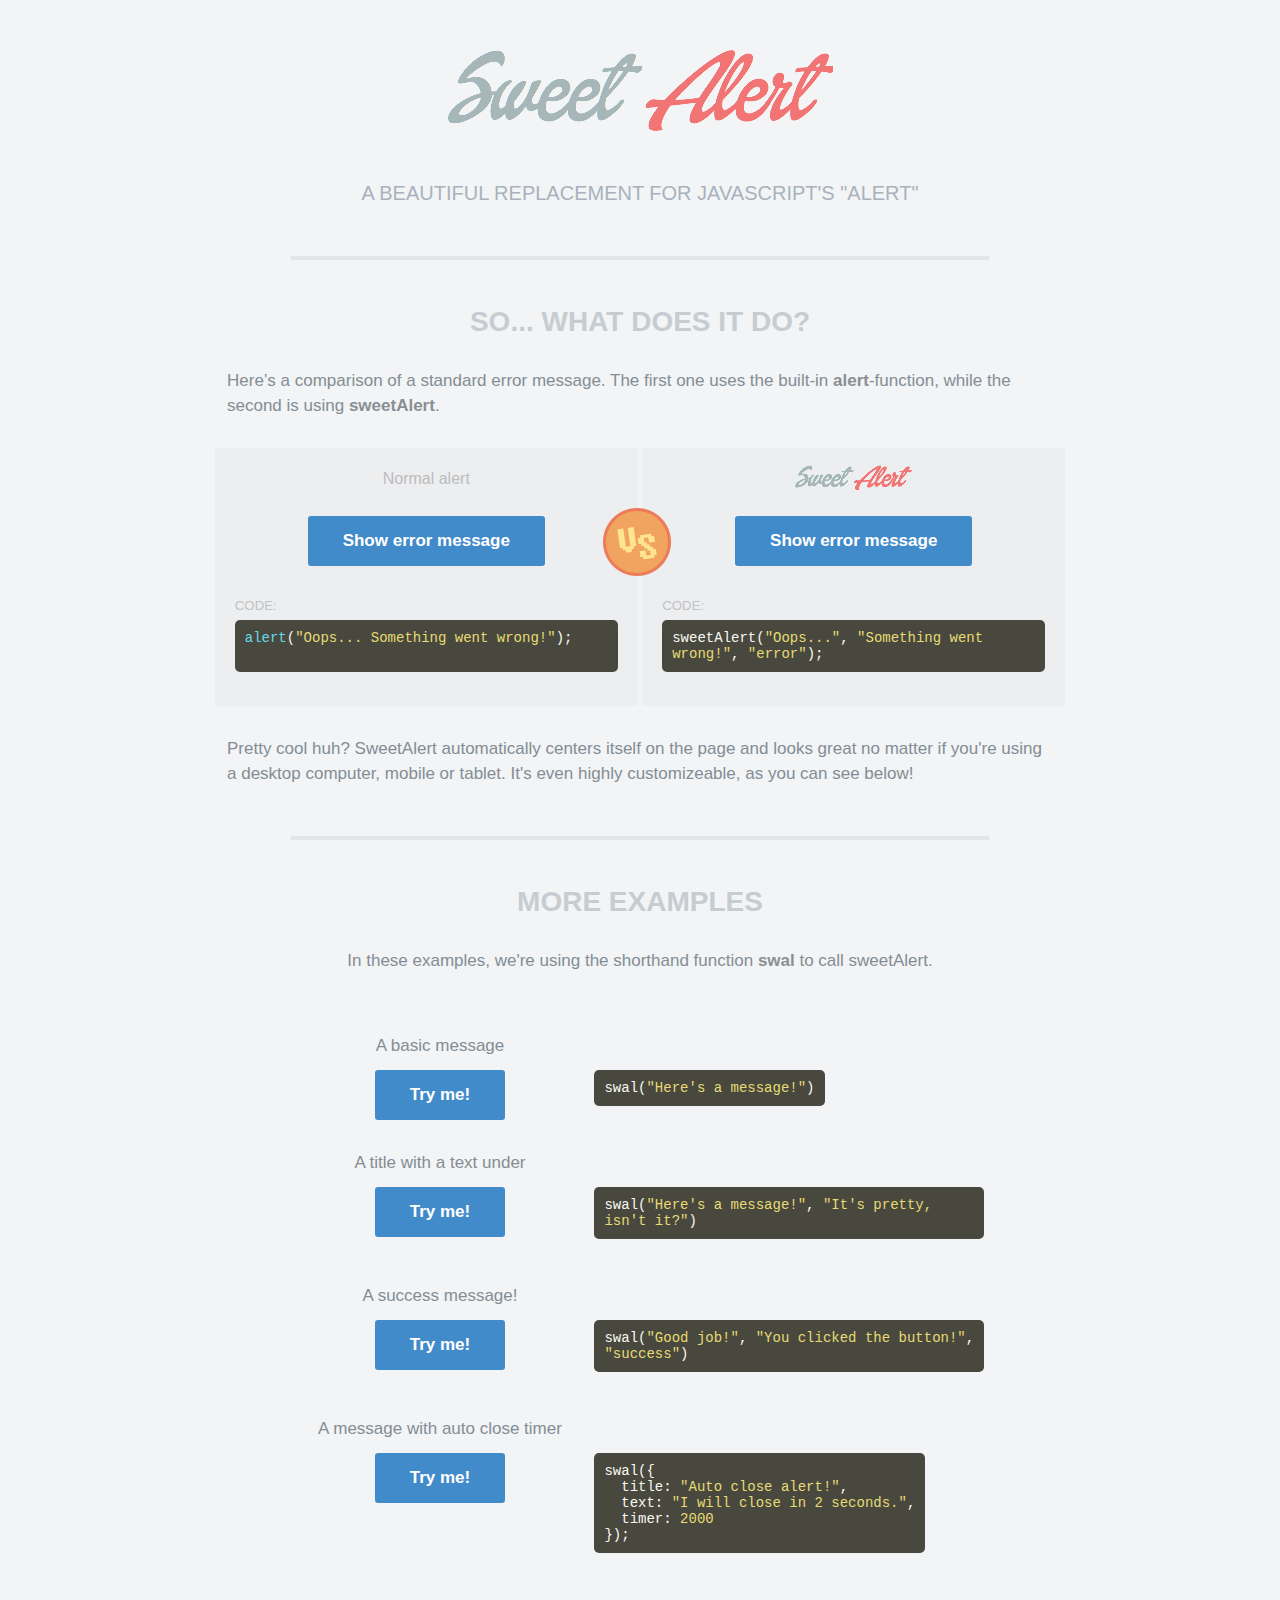
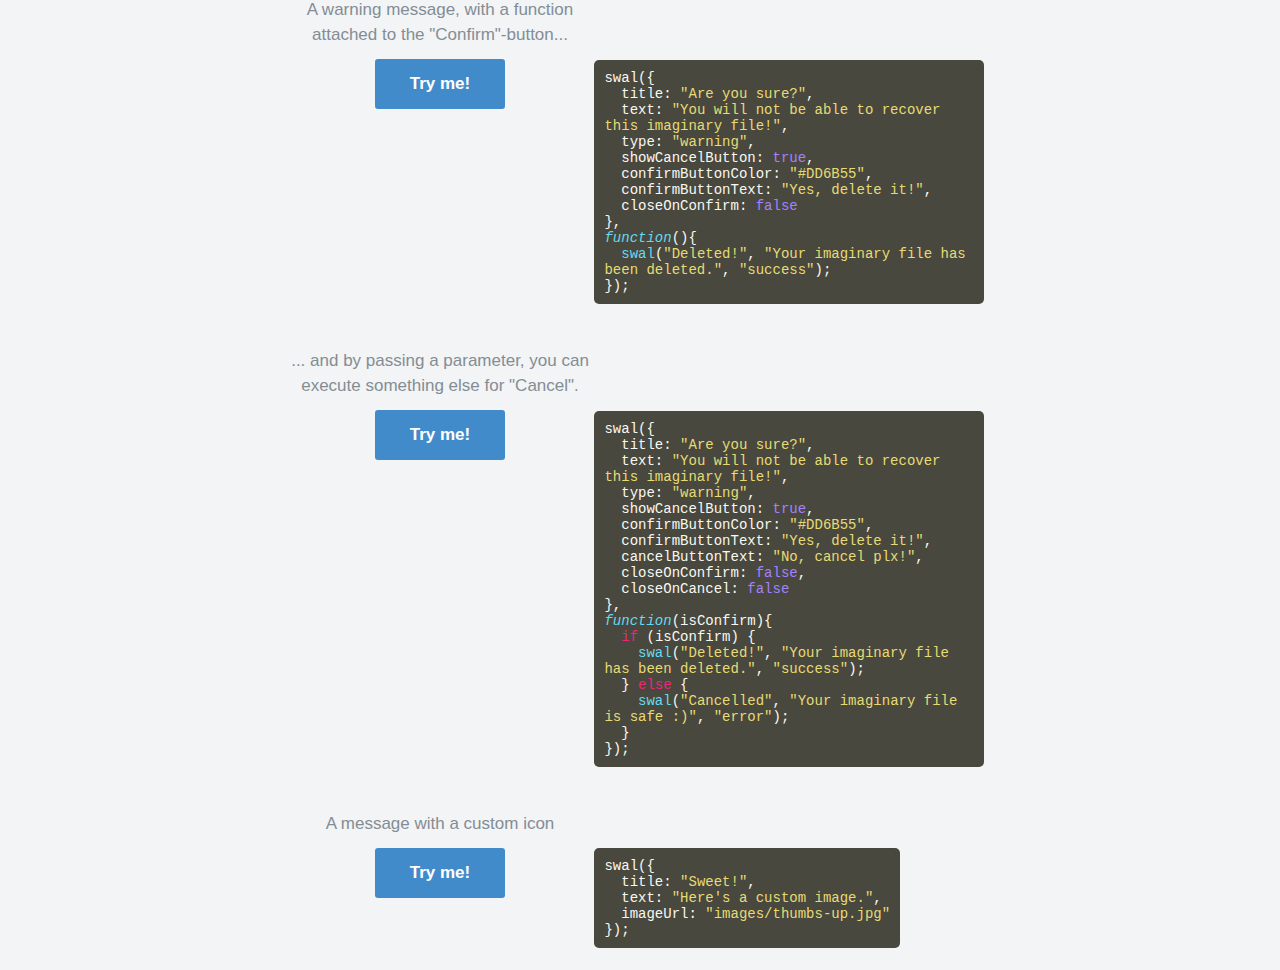
<file: src/main/webapp/resources/dialog/index.html>
<!DOCTYPE HTML>
<html>
<head>
  <meta charset="utf-8">
  <meta http-equiv="Content-Type" content="text/html; charset=UTF-8" />
  <meta name="viewport" content="width=device-width, initial-scale=1, maximum-scale=1, user-scalable=0" />
  <link rel="stylesheet" href="css/example.css">
  <!-- This is what you need -->
  <script src="js/sweet-alert.js"></script>
  <link rel="stylesheet" href="css/sweet-alert.css">
  <!--.......................-->

</head>

<body>

<h1>Sweet Alert</h1>
<h2>A beautiful replacement for Javascript's "Alert"</h2>


<!-- What does it do? -->
<h3>So... What does it do?</h3>
<p>Here’s a comparison of a standard error message. The first one uses the built-in <strong>alert</strong>-function, while the second is using <strong>sweetAlert</strong>.</p>

<div class="showcase normal">
	<h4>Normal alert</h4>
	<button>Show error message</button>

	<h5>Code:</h5>
	<pre><span class="func">alert</span>(<span class="str">"Oops... Something went wrong!"</span>);

	</pre>

	<div class="vs-icon"></div>
</div>

<div class="showcase sweet">
	<h4>Sweet Alert</h4>
	<button>Show error message</button>

	<h5>Code:</h5>
	<pre>sweetAlert(<span class="str">"Oops..."</span>, <span class="str">"Something went wrong!"</span>, <span class="str">"error"</span>);</pre>
</div>

<p>Pretty cool huh? SweetAlert automatically centers itself on the page and looks great no matter if you're using a desktop computer, mobile or tablet. It's even highly customizeable, as you can see below!</p>


<!-- Examples -->
<h3>More examples</h3>

<p class="center">In these examples, we're using the shorthand function <strong>swal</strong> to call sweetAlert.</p>

<ul class="examples">

	<li class="message">
		<div class="ui">
			<p>A basic message</p>
			<button>Try me!</button>
		</div>
		<pre>swal(<span class="str">"Here's a message!"</span>)</pre>
	</li>

	<li class="title-text">
		<div class="ui">
			<p>A title with a text under</p>
			<button>Try me!</button>
		</div>
		<pre>swal(<span class="str">"Here's a message!"</span>, <span class="str">"It's pretty, isn't it?"</span>)</pre>
	</li>

	<li class="success">
		<div class="ui">
			<p>A success message!</p>
			<button>Try me!</button>
		</div>
		<pre>swal(<span class="str">"Good job!"</span>, <span class="str">"You clicked the button!"</span>, <span class="str">"success"</span>)</pre>
	</li>

	<li class="timer">
		<div class="ui">
			<p>A message with auto close timer</p>
			<button>Try me!</button>
		</div>
		<pre>swal({
&nbsp;&nbsp;title: <span class="str">"Auto close alert!"</span>,
&nbsp;&nbsp;text: <span class="str">"I will close in 2 seconds."</span>,
&nbsp;&nbsp;timer: <span class="str">2000</span>
});</pre>
	</li>

	<li class="warning confirm">
		<div class="ui">
			<p>A warning message, with a function attached to the "Confirm"-button...</p>
			<button>Try me!</button>
		</div>
		<pre>swal({
&nbsp;&nbsp;title: <span class="str">"Are you sure?"</span>,
&nbsp;&nbsp;text: <span class="str">"You will not be able to recover this imaginary file!"</span>,
&nbsp;&nbsp;type: <span class="str">"warning"</span>,
&nbsp;&nbsp;showCancelButton: <span class="val">true</span>,
&nbsp;&nbsp;confirmButtonColor: <span class="str">"#DD6B55"</span>,
&nbsp;&nbsp;confirmButtonText: <span class="str">"Yes, delete it!"</span>,
&nbsp;&nbsp;closeOnConfirm: <span class="val">false</span>
},
<span class="func"><i>function</i></span>(){
&nbsp;&nbsp;<span class="func">swal</span>(<span class="str">"Deleted!"</span>, <span class="str">"Your imaginary file has been deleted."</span>, <span class="str">"success"</span>);
});</pre>
	</li>

	<li class="warning cancel">
		<div class="ui">
			<p>... and by passing a parameter, you can execute something else for "Cancel".</p>
			<button>Try me!</button>
		</div>
		<pre>swal({
&nbsp;&nbsp;title: <span class="str">"Are you sure?"</span>,
&nbsp;&nbsp;text: <span class="str">"You will not be able to recover this imaginary file!"</span>,
&nbsp;&nbsp;type: <span class="str">"warning"</span>,
&nbsp;&nbsp;showCancelButton: <span class="val">true</span>,
&nbsp;&nbsp;confirmButtonColor: <span class="str">"#DD6B55"</span>,
&nbsp;&nbsp;confirmButtonText: <span class="str">"Yes, delete it!"</span>,
&nbsp;&nbsp;cancelButtonText: <span class="str">"No, cancel plx!"</span>,
&nbsp;&nbsp;closeOnConfirm: <span class="val">false</span>,
&nbsp;&nbsp;closeOnCancel: <span class="val">false</span>
},
<span class="func"><i>function</i></span>(isConfirm){
&nbsp;&nbsp;<span class="tag">if</span> (isConfirm) {
&nbsp;&nbsp;&nbsp;&nbsp;<span class="func">swal</span>(<span class="str">"Deleted!"</span>, <span class="str">"Your imaginary file has been deleted."</span>, <span class="str">"success"</span>);
&nbsp;&nbsp;} <span class="tag">else</span> {
	&nbsp;&nbsp;&nbsp;&nbsp;<span class="func">swal</span>(<span class="str">"Cancelled"</span>, <span class="str">"Your imaginary file is safe :)"</span>, <span class="str">"error"</span>);
&nbsp;&nbsp;}
});</pre>
	</li>

	<li class="custom-icon">
		<div class="ui">
			<p>A message with a custom icon</p>
			<button>Try me!</button>
		</div>
		<pre>swal({
&nbsp;&nbsp;title: <span class="str">"Sweet!"</span>,
&nbsp;&nbsp;text: <span class="str">"Here's a custom image."</span>,
&nbsp;&nbsp;imageUrl: <span class="str">"images/thumbs-up.jpg"</span>
});</pre>
	</li>

</ul>





<script>



document.querySelector('.showcase.normal button').onclick = function(){
	alert("Oops... Something went wrong!");
};

document.querySelector('.showcase.sweet button').onclick = function(){
	swal("Oops...", "Something went wrong!", "error");
};

document.querySelector('ul.examples li.message button').onclick = function(){
	swal("Here's a message!");
};

document.querySelector('ul.examples li.timer button').onclick = function(){
	swal({
		title: "Auto close alert!",
		text: "I will close in 2 seconds.",
		timer: 2000
	});
};

document.querySelector('ul.examples li.title-text button').onclick = function(){
	swal("Here's a message!", "It's pretty, isn't it?")
};

document.querySelector('ul.examples li.success button').onclick = function(){
	swal("Good job!", "You clicked the button!", "success");
};

document.querySelector('ul.examples li.warning.confirm button').onclick = function(){
	swal({
		title: "Are you sure?",
		text: "You will not be able to recover this imaginary file!",
		type: "warning",
		showCancelButton: true,
		confirmButtonColor: '#DD6B55',
		confirmButtonText: 'Yes, delete it!',
		closeOnConfirm: false,
		//closeOnCancel: false
	},
	function(){
		swal("Deleted!", "Your imaginary file has been deleted!", "success");
	});
};

document.querySelector('ul.examples li.warning.cancel button').onclick = function(){
	swal({
		title: "Are you sure?",
		text: "You will not be able to recover this imaginary file!",
		type: "warning",
		showCancelButton: true,
		confirmButtonColor: '#DD6B55',
		confirmButtonText: 'Yes, delete it!',
		cancelButtonText: "No, cancel plx!",
		closeOnConfirm: false,
		closeOnCancel: false
	},
	function(isConfirm){
    if (isConfirm){
      swal("Deleted!", "Your imaginary file has been deleted!", "success");
    } else {
      swal("Cancelled", "Your imaginary file is safe :)", "error");
    }
	});
};

document.querySelector('ul.examples li.custom-icon button').onclick = function(){
	swal({
		title: "Sweet!",
		text: "Here's a custom image.",
		imageUrl: 'images/thumbs-up.jpg'
	});
};

</script>



</body>

</html>
</file>
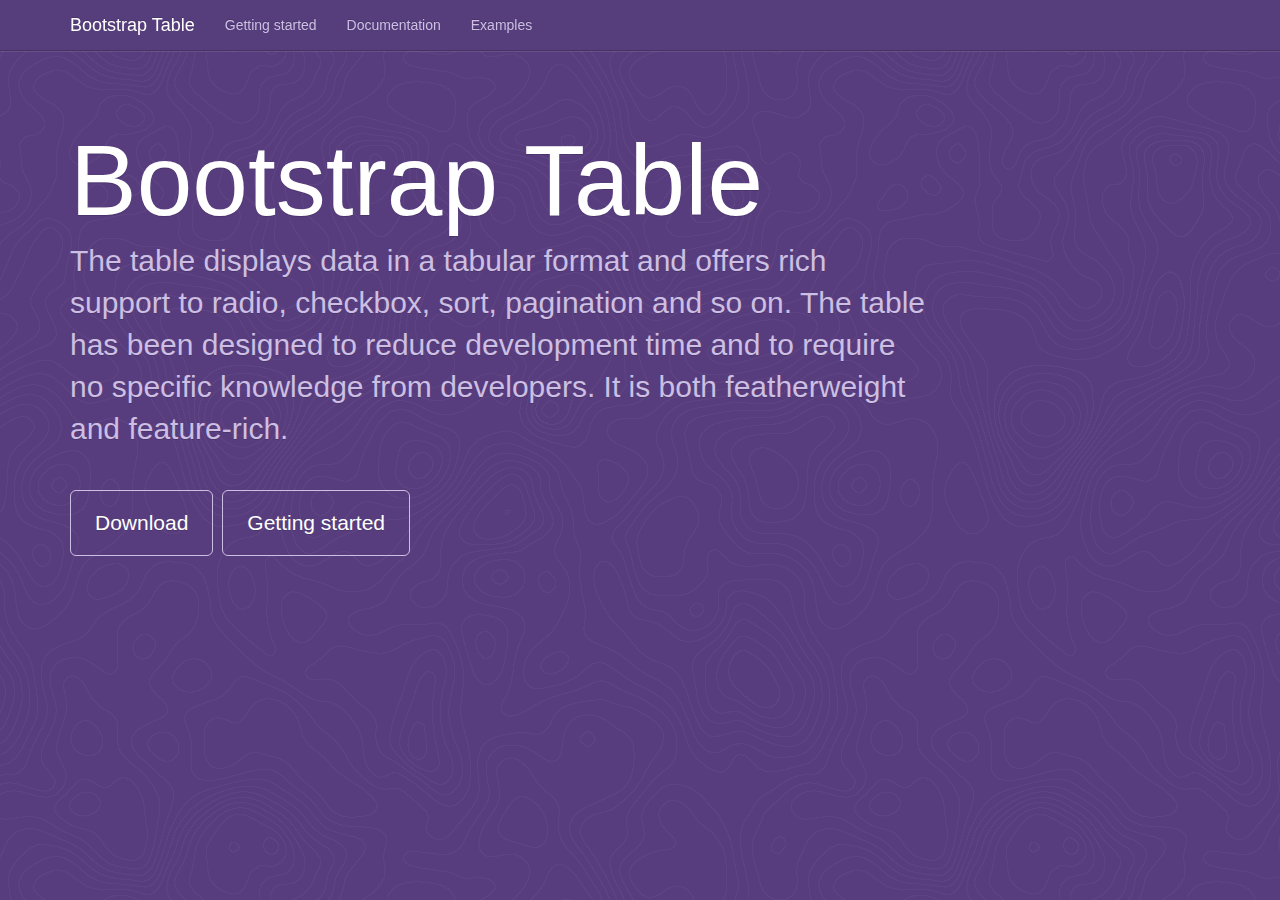
<file: src/main/webapp/resources/bootstrap-table-master/docs/index.html>
<!DOCTYPE html>
<html lang="en">
<head>
    <meta charset="utf-8">
    <title>Bootstrap Table</title>
    <meta name="author" content="zhixin">
    <meta name="viewport" content="width=device-width, initial-scale=1.0">
    <link rel="stylesheet" href="../assets/bootstrap/css/bootstrap.min.css">
    <link rel="stylesheet" href="../src/bootstrap-table.css">
    <link rel="stylesheet" href="docs.css">
    <link rel="stylesheet" href="//wenzhixin.net.cn/css/fork.css">
    <!--[if lt IE 9]>
    <script src="//wenzhixin.net.cn/js/html5shiv.js"></script>
    <script src="//wenzhixin.net.cn/js/respond.min.js"></script>
    <![endif]-->
</head>
<body class="bs-docs-home">
<a class="sr-only" href="#content">Skip to main content</a>
<header class="navbar navbar-inverse navbar-fixed-top bs-docs-nav">
    <div class="container">
        <div class="navbar-header">
            <a class="navbar-brand" href="index.html">
                Bootstrap Table
            </a>
        </div>
        <nav class="collapse navbar-collapse bs-navbar-collapse" role="navigation">
            <ul class="nav navbar-nav">
                <li>
                    <a href="getting-started.html">Getting started</a>
                </li>
                <li>
                    <a href="documentation.html">Documentation</a>
                </li>
                <li>
                    <a href="examples.html">Examples</a>
                </li>
            </ul>
        </nav>
    </div>
</header>

<main class="bs-masthead" id="content" role="main">
    <div class="container">
        <h1>Bootstrap Table</h1>
        <p class="lead">The table displays data in a tabular format and offers rich support to radio, checkbox, sort, pagination and so on. The table has been designed to reduce development time and to require no specific knowledge from developers. It is both featherweight and feature-rich.</p>
        <p>
            <a href="https://github.com/wenzhixin/bootstrap-table" class="btn btn-outline-inverse btn-lg">Download</a>
            <a href="getting-started.html" class="btn btn-outline-inverse btn-lg">Getting started</a>
        </p>
    </div>
</main>

<a href="https://github.com/wenzhixin/bootstrap-table" class="fork_me"></a>

<script src="../assets/jquery.min.js"></script>
<script src="../assets/bootstrap/js/bootstrap.min.js"></script>
<script src="../src/bootstrap-table.js"></script>
<script src="docs.js"></script>
<script src="//wenzhixin.net.cn/js/analytics.js"></script>
</body>
</html>
</file>
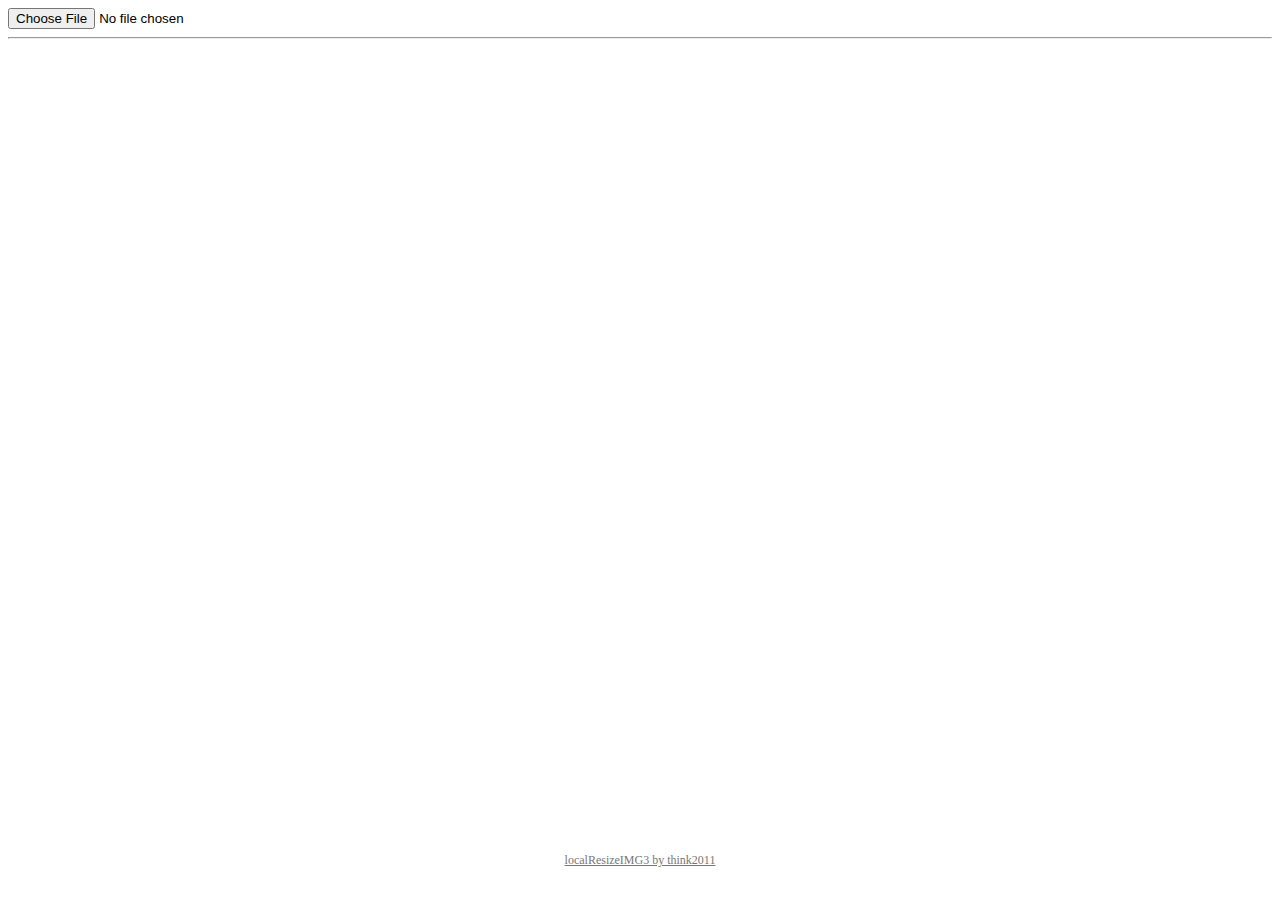
<file: src/main/webapp/resources/fileup/src/demo/index.html>
<!DOCTYPE html>
<html>
<head lang="en">
    <meta charset="UTF-8">
    <meta name="viewport" content="width=device-width, initial-scale=1" />
    <title>lrz3 demo</title>
</head>
<style>
    ul, li {
        margin: 0;
        padding: 0;
        list-style: none;
    }

    .text-cyan {
        color: cyan;
    }

    .text-muted {
        color: #999;
    }

    .item {
        position: relative;
        margin: 8px 0;
    }

    .item ul {
        font-size: 15px;
        position: absolute;
        top: 0;
        left: 0;
        color: #fff;
        text-shadow: 1px 1px 5px #000;
        border:1px dotted rgba(255, 255, 255, 0.3);
        background: rgba(255, 255, 255, 0.3);
    }

    .item ul li {
        margin: 10px 15px;
    }

    .item img {
        max-width: 100%;
        box-shadow: 1px 1px 5px #ccc;
    }

    footer {
        width: 100%;
        font-size: 12px;
        text-align: center;
        position: absolute;
        left: 0;
        bottom: 0;
        margin: 20px 0;
    }

    footer a {
        color: #777;
    }

    input {
        display: none;
    }
</style>
<body>

<input type="file" capture="camera" />
<!--<input type="file" accept="image/*" capture="camera" /> 部分手机无法正确限制图片格式 -->

<hr/>
<div id="tip"><!-- 演示提示 --></div>
<ul id="report"><!-- 演示报告 --></ul>

<footer>
    <p style=""><a href="https://github.com/think2011/localResizeIMG3">localResizeIMG3 by think2011</a></p>
</footer>

<script src="../lib/mobileFix.mini.js?v=ad62f13"></script>
<script src="../lib/exif.js?v=dd609b9"></script>
<script src="../lrz.js?v=3d33fcf"></script>
<script src="index.js?v=c970150"></script>
</body>
</html>
</file>
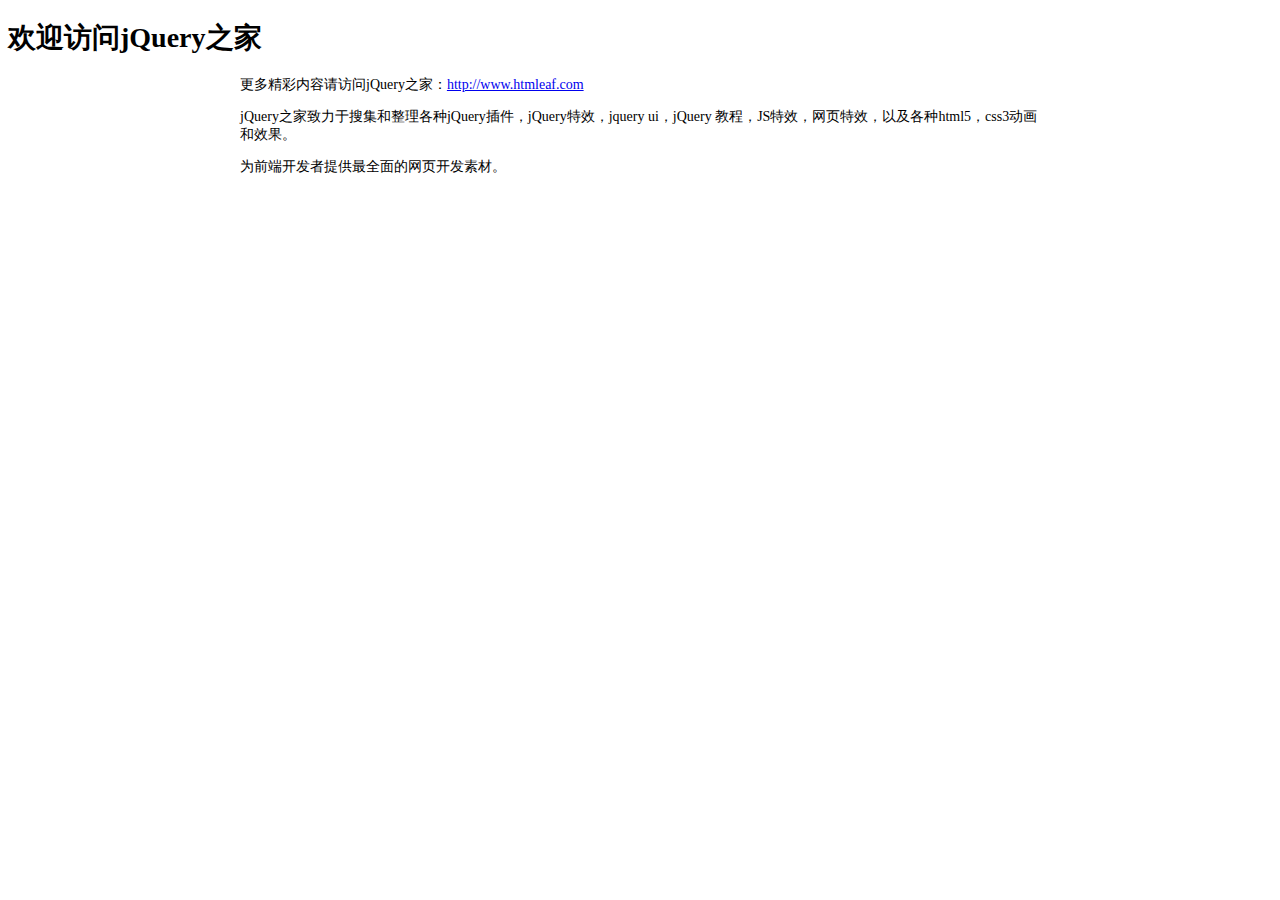
<file: src/main/webapp/resources/dialog/readme.html>
<!DOCTYPE html PUBLIC "-//W3C//DTD XHTML 1.0 Transitional//EN" "http://www.w3.org/TR/xhtml1/DTD/xhtml1-transitional.dtd">
<html xmlns="http://www.w3.org/1999/xhtml" xml:lang="en">
<head>
	<meta http-equiv="Content-Type" content="text/html;charset=UTF-8">
	<title>jQuery之家</title>
	<style type="text/css">
		body{font-size: 14px;}
		.content{
			width: 800px;
			margin: 0 auto;
		}
	</style>
</head>
<body>
	<h1>欢迎访问jQuery之家</h1>
	<div class="content">
	<p>更多精彩内容请访问jQuery之家：<a href="http://www.htmleaf.com">http://www.htmleaf.com</a></p>
	<p>jQuery之家致力于搜集和整理各种jQuery插件，jQuery特效，jquery ui，jQuery 教程，JS特效，网页特效，以及各种html5，css3动画和效果。</p>
	<p>为前端开发者提供最全面的网页开发素材。</p>
</div>
</body>
</html>
</file>
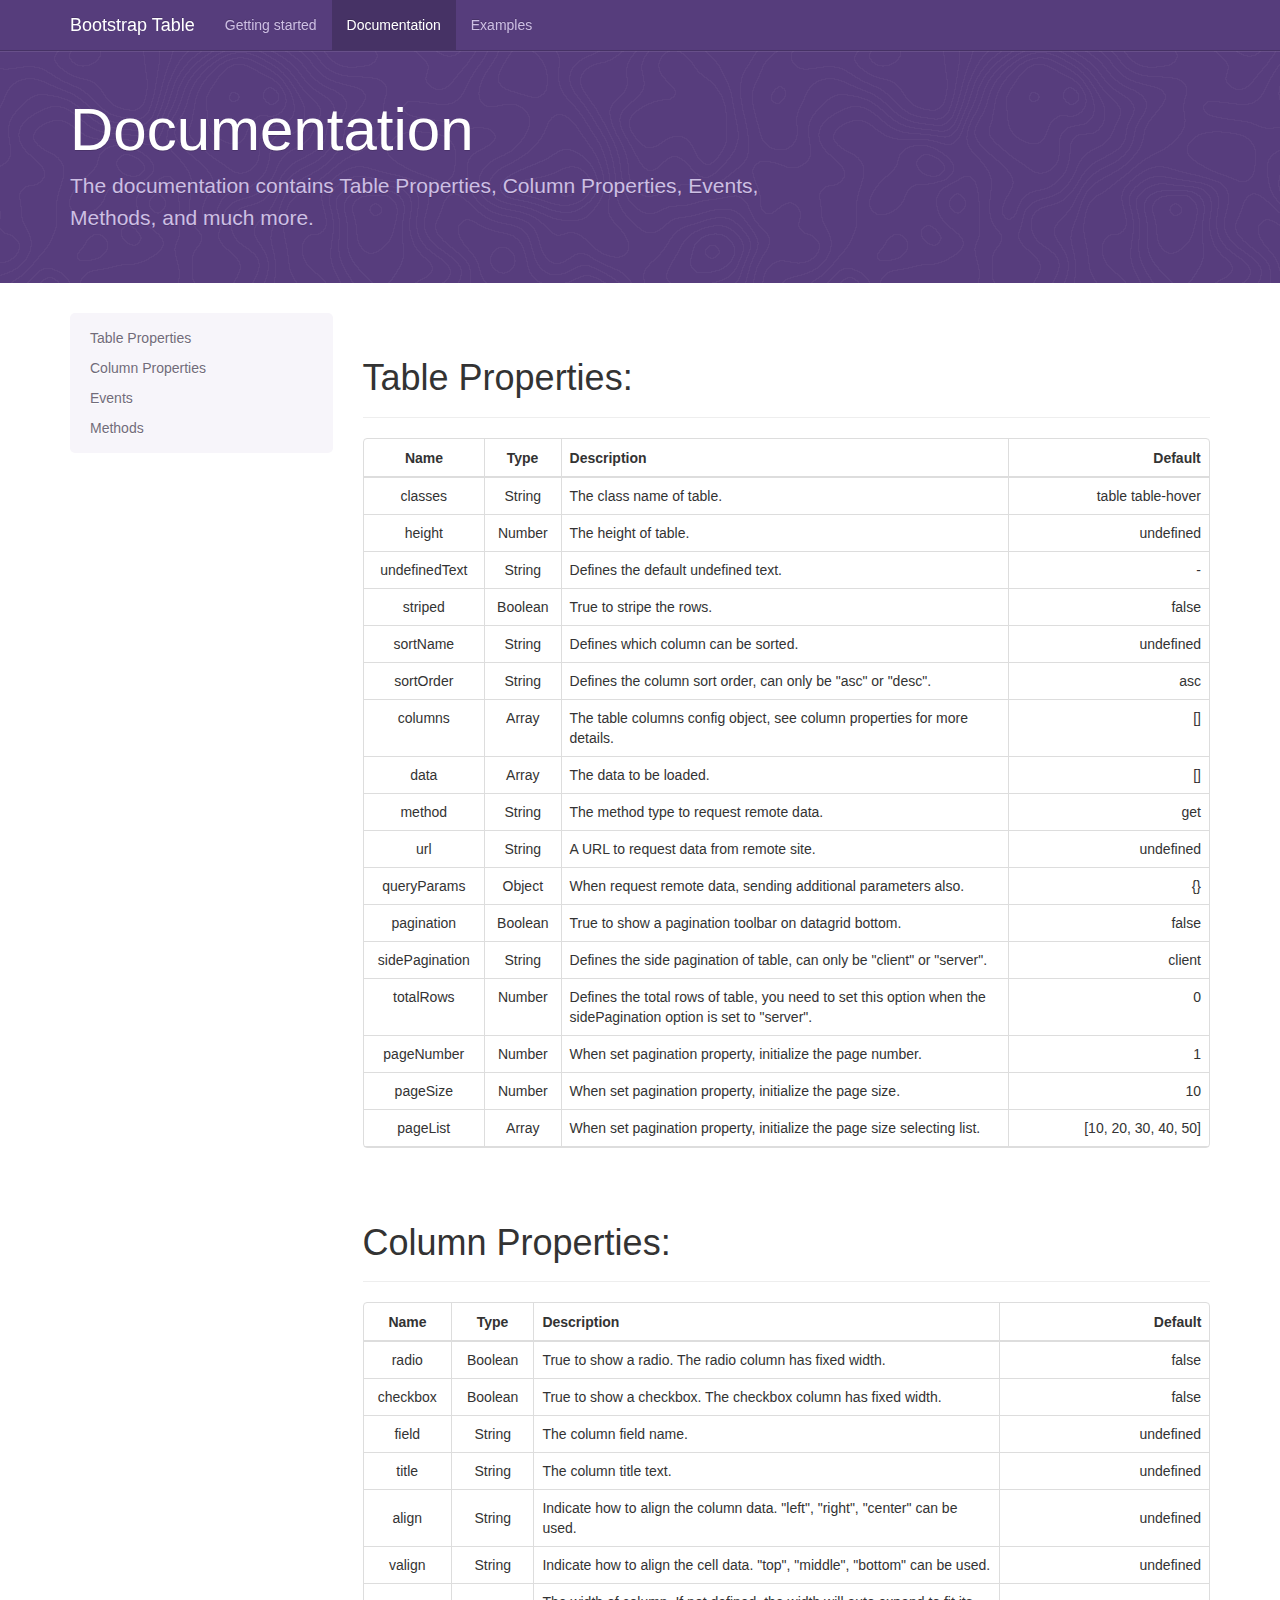
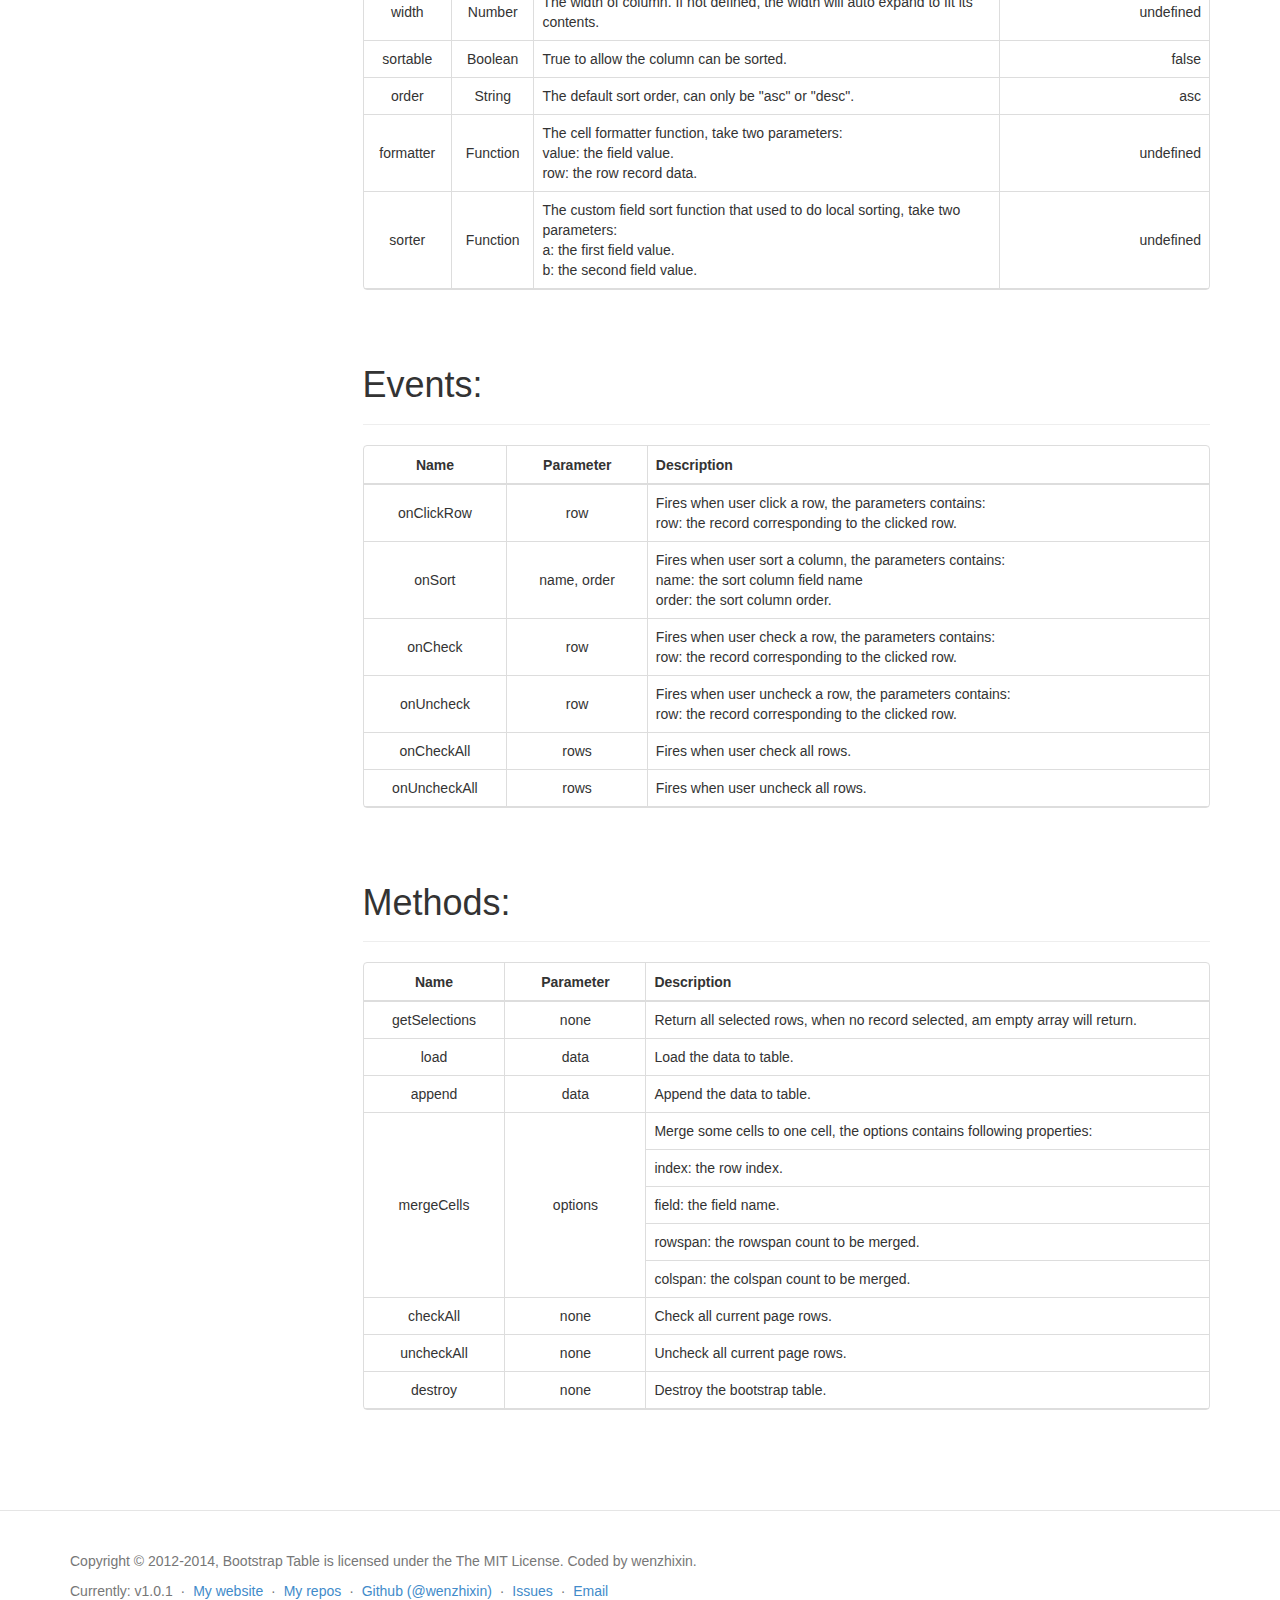
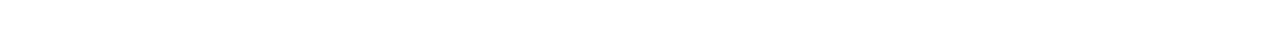
<file: src/main/webapp/resources/bootstrap-table-master/docs/documentation.html>
<!DOCTYPE html>
<html lang="en">
<head>
    <meta charset="utf-8">
    <title>Documentation &middot; Bootstrap Table</title>
    <meta name="author" content="zhixin">
    <meta name="viewport" content="width=device-width, initial-scale=1.0">
    <link rel="stylesheet" href="../assets/bootstrap/css/bootstrap.min.css">
    <link rel="stylesheet" href="../src/bootstrap-table.css">
    <link rel="stylesheet" href="docs.css">
    <link rel="stylesheet" href="//wenzhixin.net.cn/css/fork.css">
    <!--[if lt IE 9]>
    <script src="//wenzhixin.net.cn/js/html5shiv.js"></script>
    <script src="//wenzhixin.net.cn/js/respond.min.js"></script>
    <![endif]-->
</head>
<body>
<a class="sr-only" href="#content">Skip to main content</a>
<header class="navbar navbar-inverse navbar-fixed-top bs-docs-nav">
    <div class="container">
        <div class="navbar-header">
            <a class="navbar-brand" href="index.html">
                Bootstrap Table
            </a>
        </div>
        <nav class="collapse navbar-collapse bs-navbar-collapse" role="navigation">
            <ul class="nav navbar-nav">
                <li>
                    <a href="getting-started.html">Getting started</a>
                </li>
                <li class="active">
                    <a href="documentation.html">Documentation</a>
                </li>
                <li>
                    <a href="examples.html">Examples</a>
                </li>
            </ul>
        </nav>
    </div>
</header>
<div class="bs-header" id="content">
    <div class="container">
        <h1>Documentation</h1>
        <p>The documentation contains Table Properties, Column Properties, Events, Methods, and much more.</p>
    </div>
</div>
<div class="container">
    <div class="row">
        <div class="col-md-3">
            <div class="bs-sidebar" role="complementary">
                <ul class="nav bs-sidenav">
                    <li><a href="#properties">Table Properties</a></li>
                    <li><a href="#columns">Column Properties</a></li>
                    <li><a href="#events">Events</a></li>
                    <li><a href="#methods">Methods</a></li>
                </ul>
            </div>
        </div>
        <div class="col-md-9" role="main">
            <div>
                <div class="page-header">
                    <h1 id="properties">Table Properties:</h1>
                </div>
                <table id="table"></table>
            </div>
            <div>
                <div class="page-header">
                    <h1 id="columns">Column Properties:</h1>
                </div>
                <table id="column"></table>
            </div>
            <div>
                <div class="page-header">
                    <h1 id="events">Events:</h1>
                </div>
                <table id="event"></table>
            </div>
            <div>
                <div class="page-header">
                    <h1 id="methods">Methods:</h1>
                </div>
                <table id="method"></table>
            </div>
        </div>
    </div>
</div>

<a href="https://github.com/wenzhixin/bootstrap-table" class="fork_me"></a>

<footer class="bs-footer" role="contentinfo">
    <div class="container">
        <p>Copyright © 2012-2014, Bootstrap Table is licensed under the The MIT License. Coded by wenzhixin. </p>
        <ul class="footer-links">
            <li>Currently: v1.0.1</li>
            <li class="muted">·</li>
            <li><a href="http://wenzhixin.net.cn">My website</a></li>
            <li class="muted">·</li>
            <li><a href="http://repos.wenzhixin.net.cn">My repos</a></li>
            <li class="muted">·</li>
            <li><a href="https://github.com/wenzhixin">Github (@wenzhixin)</a></li>
            <li class="muted">·</li>
            <li><a href="https://github.com/wenzhixin/bootstrap-table/issues?state=open">Issues</a></li>
            <li class="muted">·</li>
            <li><a href="mailto:wenzhixin2010@gmail.com">Email</a></li>
        </ul>
    </div>
</footer>

<script src="../assets/jquery.min.js"></script>
<script src="../assets/bootstrap/js/bootstrap.min.js"></script>
<script src="../src/bootstrap-table.js"></script>
<script src="docs.js"></script>
<script src="//wenzhixin.net.cn/js/analytics.js"></script>
</body>
</html>
</file>
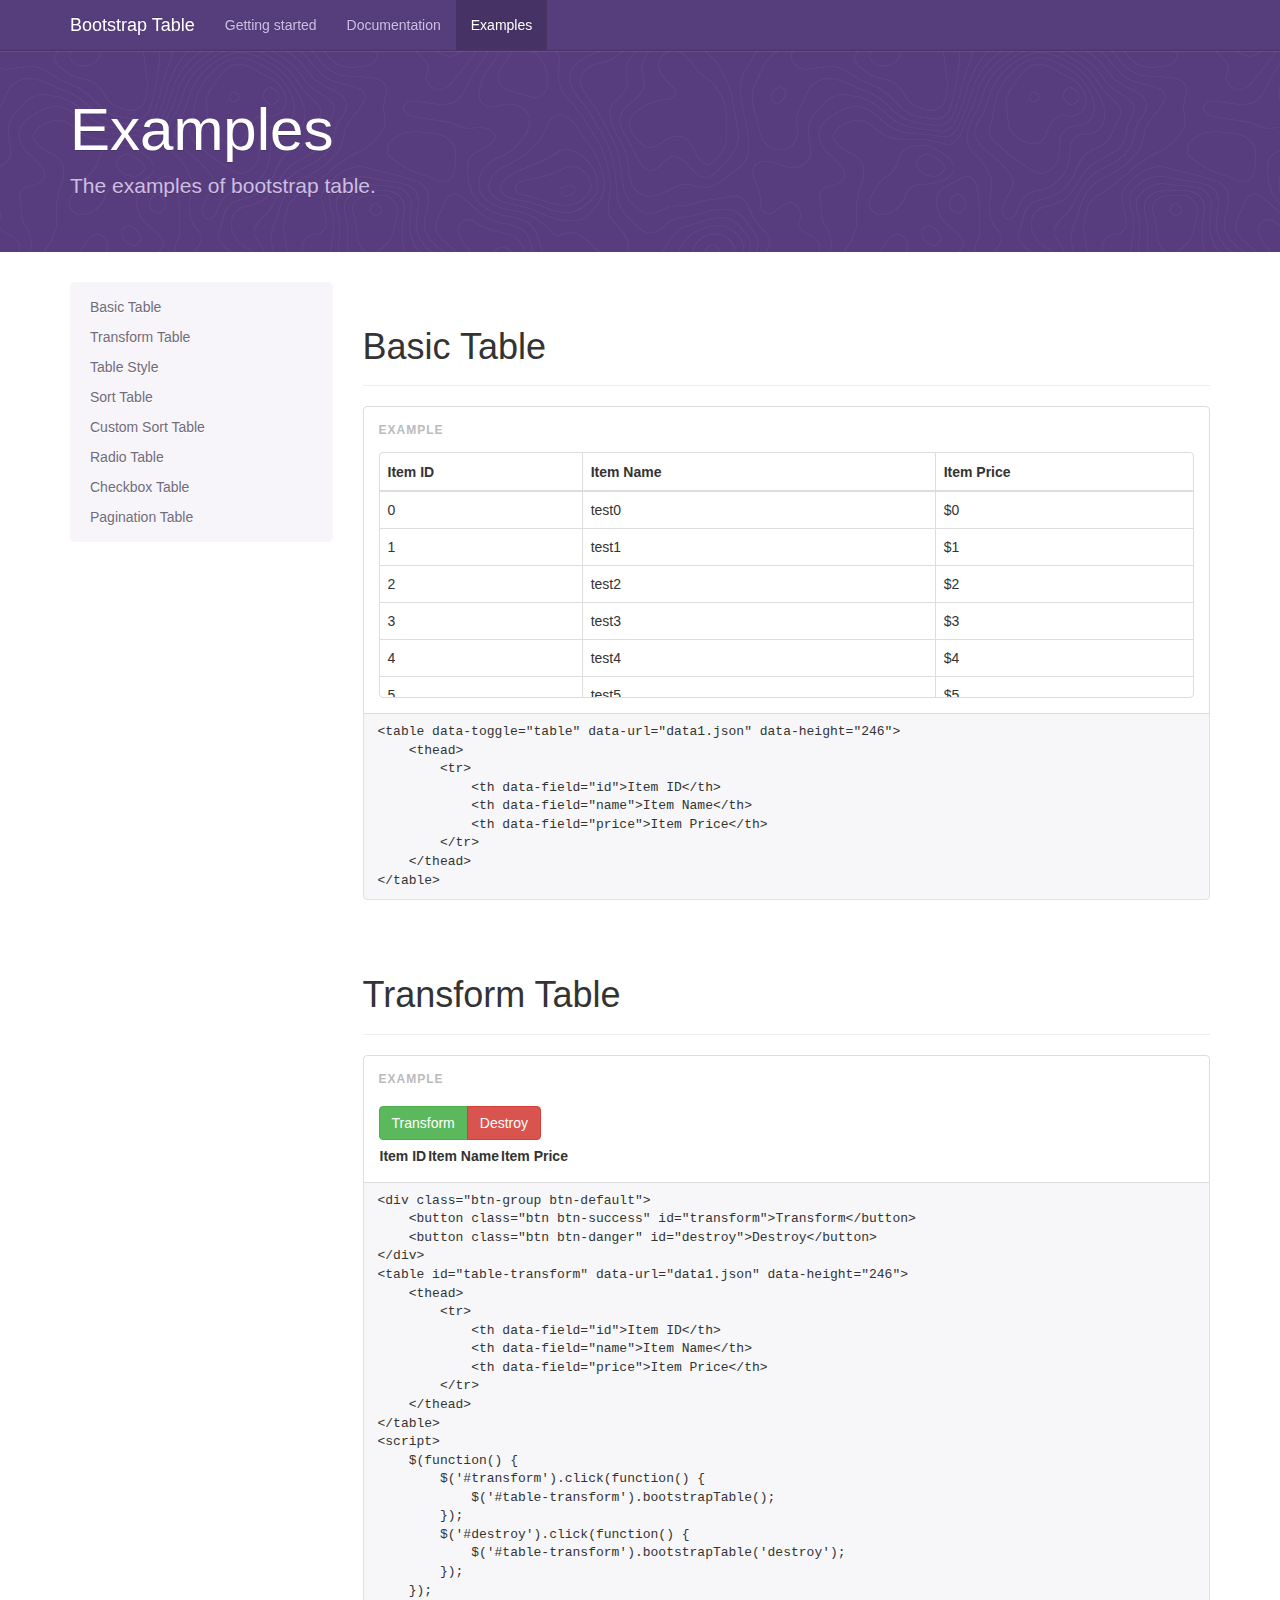
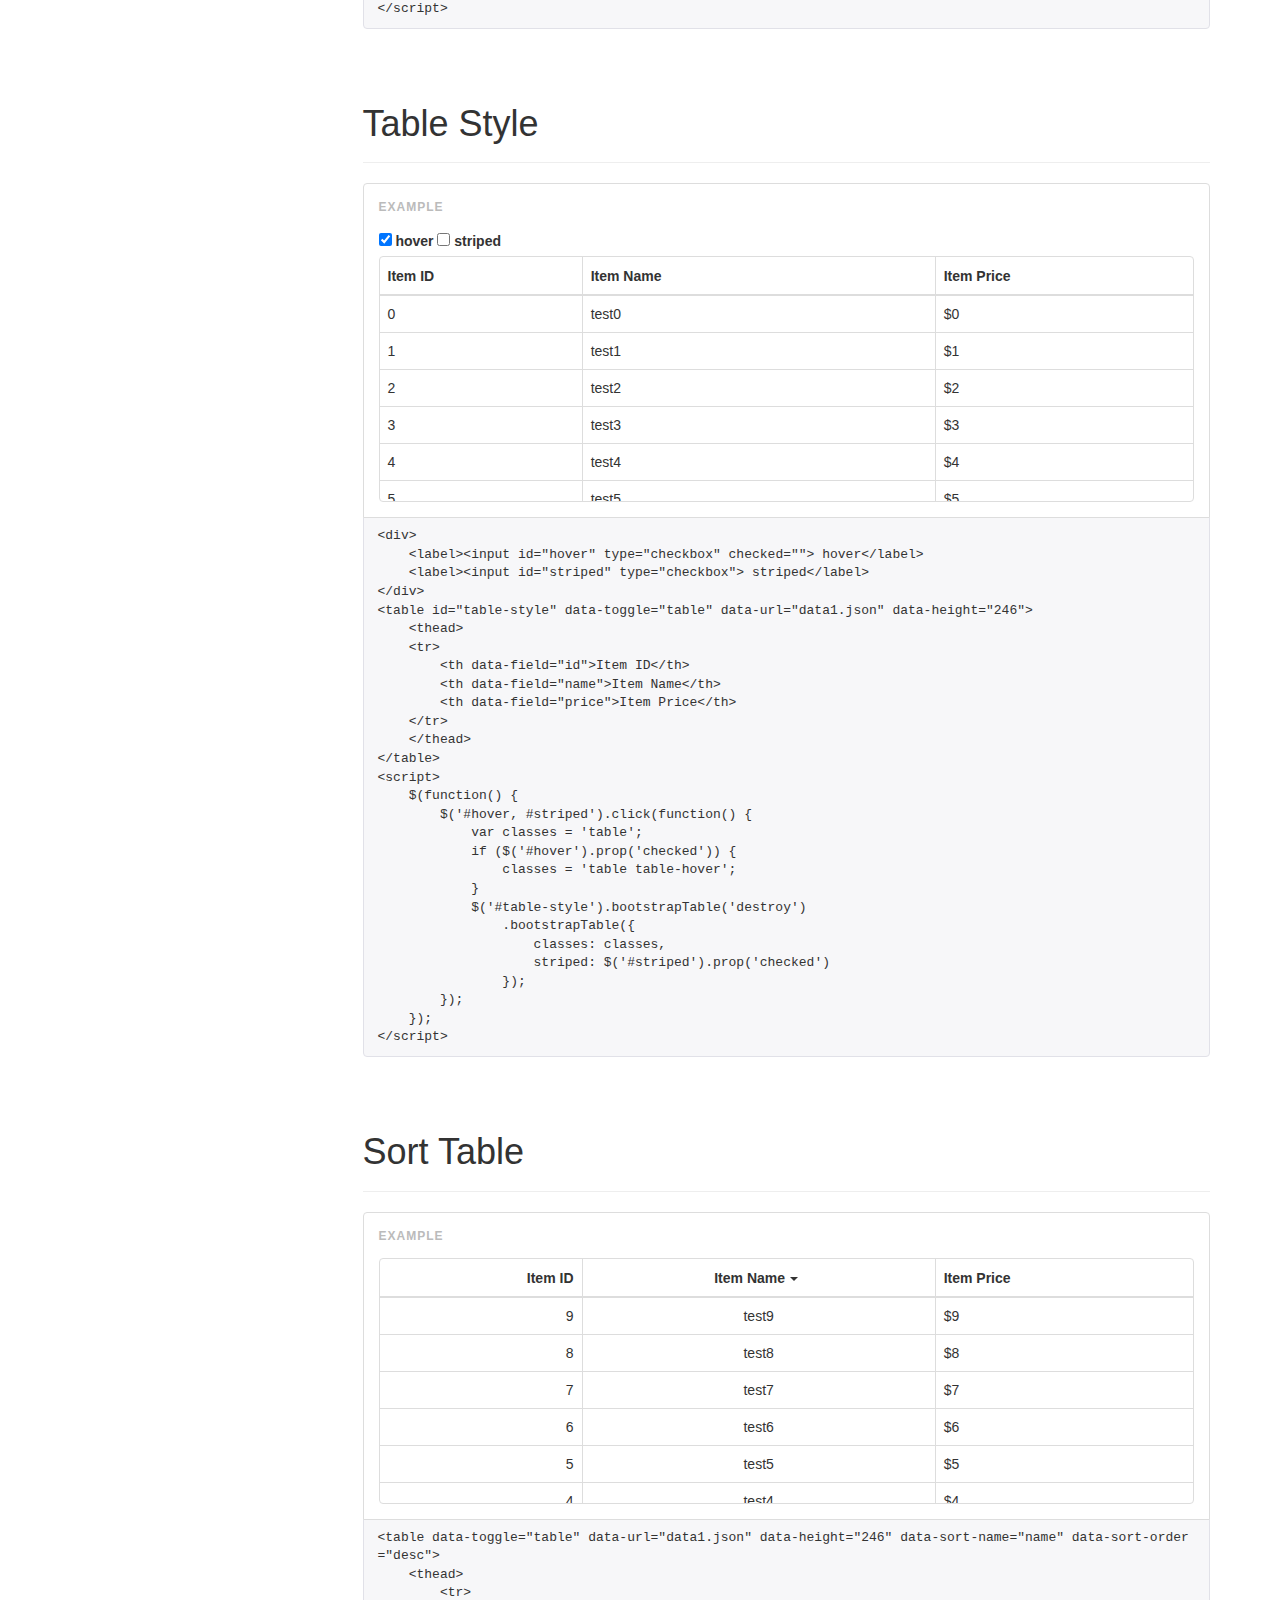
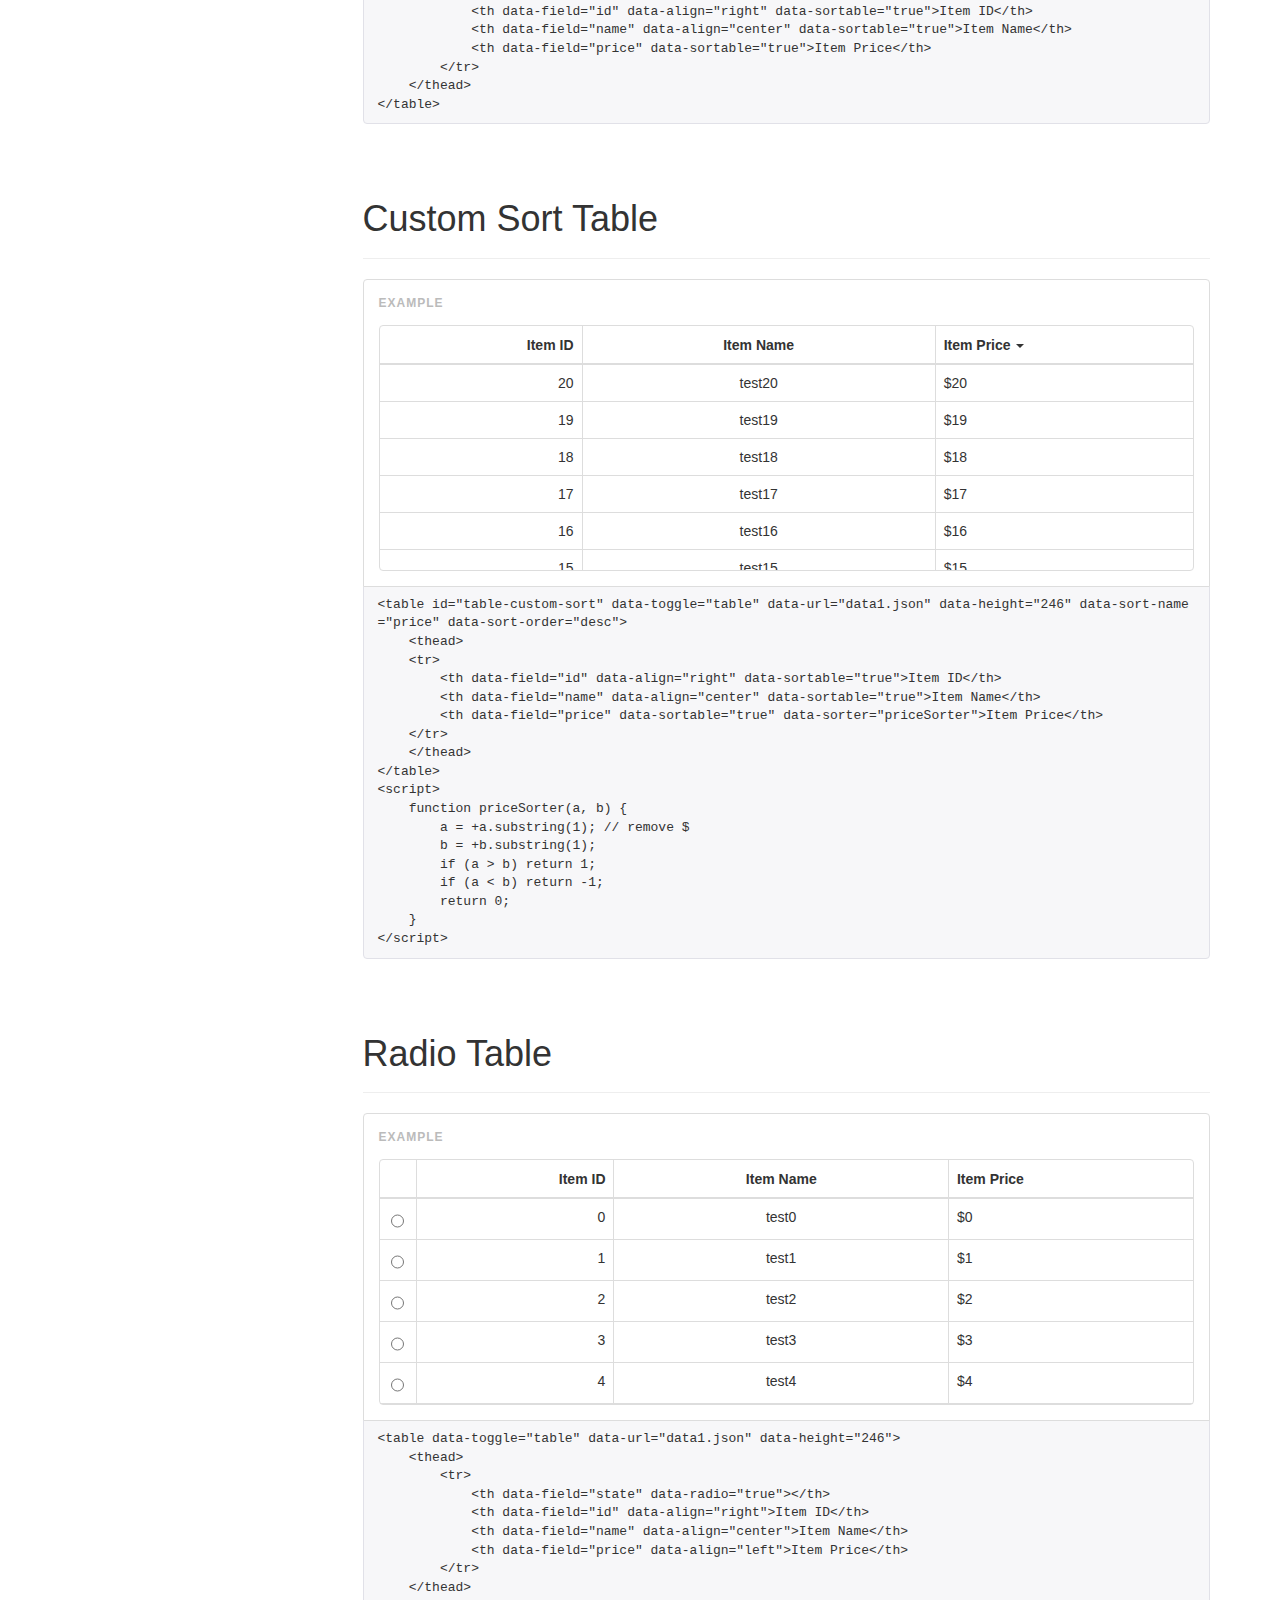
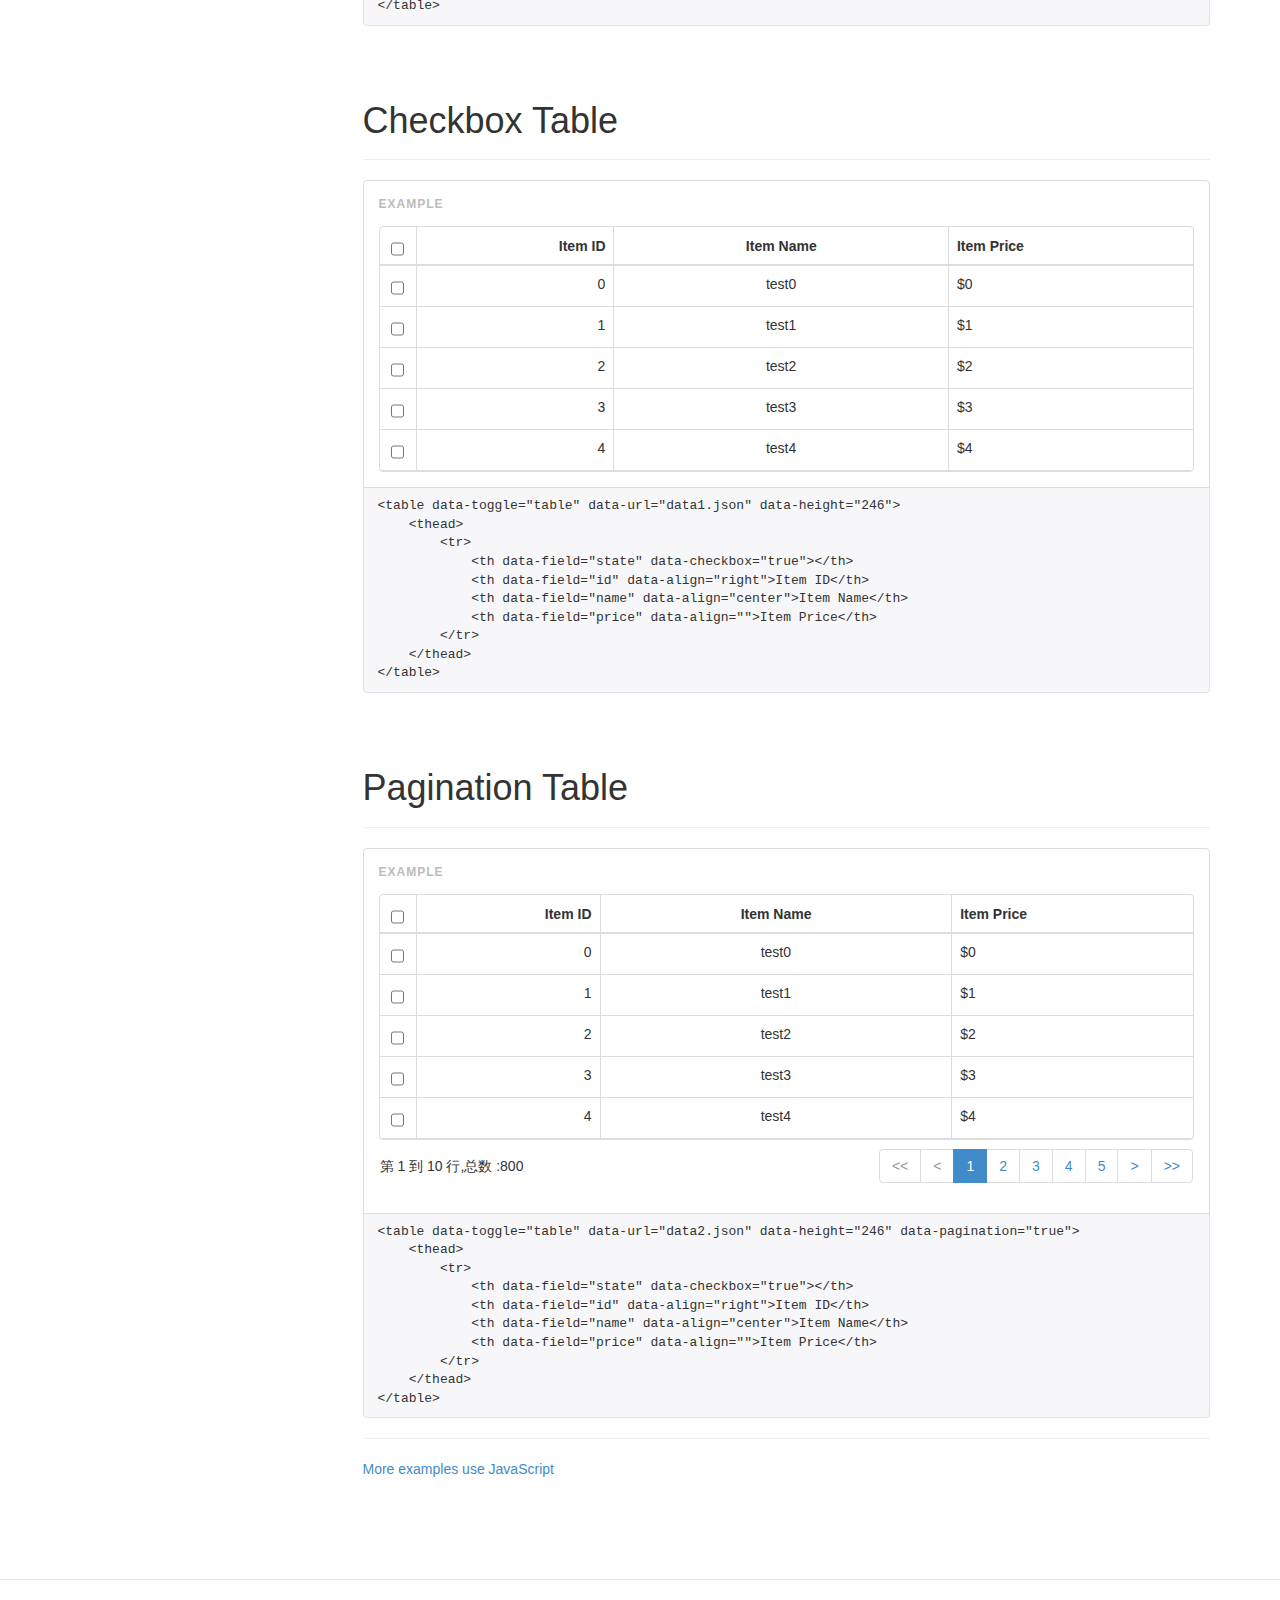
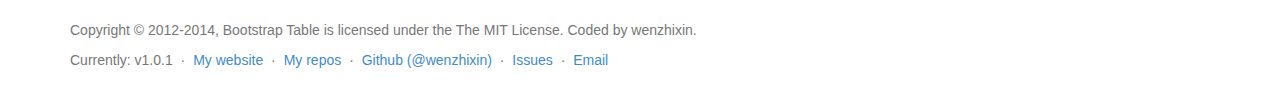
<file: src/main/webapp/resources/bootstrap-table-master/docs/examples.html>
<!DOCTYPE html>
<html lang="en">
<head>
    <meta charset="utf-8">
    <title>Examples &middot; Bootstrap Table</title>
    <meta name="author" content="zhixin">
    <meta name="viewport" content="width=device-width, initial-scale=1.0">
    <link rel="stylesheet" href="../assets/bootstrap/css/bootstrap.min.css">
    <link rel="stylesheet" href="../src/bootstrap-table.css">
    <link rel="stylesheet" href="docs.css">
    <link rel="stylesheet" href="//wenzhixin.net.cn/css/fork.css">
    <!--[if lt IE 9]>
    <script src="//wenzhixin.net.cn/js/html5shiv.js"></script>
    <script src="//wenzhixin.net.cn/js/respond.min.js"></script>
    <![endif]-->

    <script src="../assets/jquery.min.js"></script>
    <script src="../assets/bootstrap/js/bootstrap.min.js"></script>
    <script src="../docs/examples.js"></script>
    <script src="../src/bootstrap-table.js"></script>
    <script src="docs.js"></script>
    <script src="//wenzhixin.net.cn/js/analytics.js"></script>
</head>
<body>
<a class="sr-only" href="#content">Skip to main content</a>
<header class="navbar navbar-inverse navbar-fixed-top bs-docs-nav">
    <div class="container">
        <div class="navbar-header">
            <a class="navbar-brand" href="index.html">
                Bootstrap Table
            </a>
        </div>
        <nav class="collapse navbar-collapse bs-navbar-collapse" role="navigation">
            <ul class="nav navbar-nav">
                <li>
                    <a href="getting-started.html">Getting started</a>
                </li>
                <li>
                    <a href="documentation.html">Documentation</a>
                </li>
                <li class="active">
                    <a href="examples.html">Examples</a>
                </li>
            </ul>
        </nav>
    </div>
</header>
<div class="bs-header" id="content">
    <div class="container">
        <h1>Examples</h1>
        <p>The examples of bootstrap table.</p>
    </div>
</div>
<div class="container">
    <div class="row">
        <div class="col-md-3">
            <div class="bs-sidebar" role="complementary">
                <ul class="nav bs-sidenav">
                    <li><a href="#basic-table">Basic Table</a></li>
                    <li><a href="#transform-table">Transform Table</a></li>
                    <li><a href="#classes-table">Table Style</a></li>
                    <li><a href="#sort-table">Sort Table</a></li>
                    <li><a href="#custom-sort-table">Custom Sort Table</a></li>
                    <li><a href="#radio-table">Radio Table</a></li>
                    <li><a href="#checkbox-table">Checkbox Table</a></li>
                    <li><a href="#pagination-table">Pagination Table</a></li>
                </ul>
            </div>
        </div>
        <div class="col-md-9" role="main">
            <div>
                <div class="page-header">
                    <h1 id="basic-table">Basic Table</h1>
                </div>
                <div class="bs-example">
                    <table data-toggle="table" data-url="data1.json" data-height="246">
                        <thead>
                            <tr>
                                <th data-field="id">Item ID</th>
                                <th data-field="name">Item Name</th>
                                <th data-field="price">Item Price</th>
                            </tr>
                        </thead>
                    </table>
                </div>
                <div class="highlight"><pre><code class="language-html"></code></pre></div>
            </div>

            <div>
                <div class="page-header">
                    <h1 id="transform-table">Transform Table</h1>
                </div>
                <div class="bs-example">
                    <div class="btn-group btn-default">
                        <button class="btn btn-success" id="transform">Transform</button>
                        <button class="btn btn-danger" id="destroy">Destroy</button>
                    </div>
                    <table id="table-transform" data-url="data1.json" data-height="246">
                        <thead>
                            <tr>
                                <th data-field="id">Item ID</th>
                                <th data-field="name">Item Name</th>
                                <th data-field="price">Item Price</th>
                            </tr>
                        </thead>
                    </table>
                    <script>
                        $(function() {
                            $('#transform').click(function() {
                                $('#table-transform').bootstrapTable();
                            });
                            $('#destroy').click(function() {
                                $('#table-transform').bootstrapTable('destroy');
                            });
                        });
                    </script>
                </div>
                <div class="highlight"><pre><code class="language-html"></code></pre></div>
            </div>

            <div>
                <div class="page-header">
                    <h1 id="classes-table">Table Style</h1>
                </div>
                <div class="bs-example">
                    <div>
                        <label><input id="hover" type="checkbox" checked> hover</label>
                        <label><input id="striped" type="checkbox"> striped</label>
                    </div>
                    <table id="table-style" data-toggle="table" data-url="data1.json" data-height="246">
                        <thead>
                        <tr>
                            <th data-field="id">Item ID</th>
                            <th data-field="name">Item Name</th>
                            <th data-field="price">Item Price</th>
                        </tr>
                        </thead>
                    </table>
                    <script>
                        $(function() {
                            $('#hover, #striped').click(function() {
                                var classes = 'table';

                                if ($('#hover').prop('checked')) {
                                    classes = 'table table-hover';
                                }
                                $('#table-style').bootstrapTable('destroy')
                                    .bootstrapTable({
                                        classes: classes,
                                        striped: $('#striped').prop('checked')
                                    });
                            });
                        });
                    </script>
                </div>
                <div class="highlight"><pre><code class="language-html"></code></pre></div>
            </div>

            <div>
                <div class="page-header">
                    <h1 id="sort-table">Sort Table</h1>
                </div>
                <div class="bs-example">
                    <table data-toggle="table" data-url="data1.json" data-height="246" data-sort-name="name" data-sort-order="desc">
                        <thead>
                            <tr>
                                <th data-field="id" data-align="right" data-sortable="true">Item ID</th>
                                <th data-field="name" data-align="center" data-sortable="true">Item Name</th>
                                <th data-field="price" data-sortable="true" data-sortable="true">Item Price</th>
                            </tr>
                        </thead>
                    </table>
                </div>
                <div class="highlight"><pre><code class="language-html"></code></pre></div>
            </div>

            <div>
                <div class="page-header">
                    <h1 id="custom-sort-table">Custom Sort Table</h1>
                </div>
                <div class="bs-example">
                    <table id="table-custom-sort" data-toggle="table" data-url="data1.json" data-height="246" data-sort-name="price" data-sort-order="desc">
                        <thead>
                        <tr>
                            <th data-field="id" data-align="right" data-sortable="true">Item ID</th>
                            <th data-field="name" data-align="center" data-sortable="true">Item Name</th>
                            <th data-field="price" data-sortable="true" data-sortable="true" data-sorter="priceSorter">Item Price</th>
                        </tr>
                        </thead>
                    </table>
                    <script>
                        function priceSorter(a, b) {
                            a = +a.substring(1); // remove $
                            b = +b.substring(1);
                            if (a > b) return 1;
                            if (a < b) return -1;
                            return 0;
                        }
                    </script>
                </div>
                <div class="highlight"><pre><code class="language-html"></code></pre></div>
            </div>

            <div>
                <div class="page-header">
                    <h1 id="radio-table">Radio Table</h1>
                </div>
                <div class="bs-example">
                    <table data-toggle="table" data-url="data1.json" data-height="246">
                        <thead>
                            <tr>
                                <th data-field="state" data-radio="true"></th>
                                <th data-field="id" data-align="right">Item ID</th>
                                <th data-field="name" data-align="center">Item Name</th>
                                <th data-field="price" data-align="left">Item Price</th>
                            </tr>
                        </thead>
                    </table>
                </div>
                <div class="highlight"><pre><code class="language-html"></code></pre></div>
            </div>
            <div>
                <div class="page-header">
                    <h1 id="checkbox-table">Checkbox Table</h1>
                </div>
                <div class="bs-example">
                    <table data-toggle="table" data-url="data1.json" data-height="246">
                        <thead>
                            <tr>
                                <th data-field="state" data-checkbox="true"></th>
                                <th data-field="id" data-align="right">Item ID</th>
                                <th data-field="name" data-align="center">Item Name</th>
                                <th data-field="price" data-align="">Item Price</th>
                            </tr>
                        </thead>
                    </table>
                </div>
                <div class="highlight"><pre><code class="language-html"></code></pre></div>
            </div>

            <div>
                <div class="page-header">
                    <h1 id="pagination-table">Pagination Table</h1>
                </div>
                <div class="bs-example">
                    <table data-toggle="table" data-url="data2.json" data-height="246" data-pagination="true">
                        <thead>
                            <tr>
                                <th data-field="state" data-checkbox="true"></th>
                                <th data-field="id" data-align="right">Item ID</th>
                                <th data-field="name" data-align="center">Item Name</th>
                                <th data-field="price" data-align="">Item Price</th>
                            </tr>
                        </thead>
                    </table>
                </div>
                <div class="highlight"><pre><code class="language-html"></code></pre></div>
            </div>

            <hr>
            <a href="https://github.com/wenzhixin/bootstrap-table/blob/master/docs/docs.js">More examples use JavaScript</a>
        </div>
    </div>
</div>

<a href="https://github.com/wenzhixin/bootstrap-table" class="fork_me"></a>

<footer class="bs-footer" role="contentinfo">
    <div class="container">
        <p>Copyright © 2012-2014, Bootstrap Table is licensed under the The MIT License. Coded by wenzhixin. </p>
        <ul class="footer-links">
            <li>Currently: v1.0.1</li>
            <li class="muted">·</li>
            <li><a href="http://wenzhixin.net.cn">My website</a></li>
            <li class="muted">·</li>
            <li><a href="http://repos.wenzhixin.net.cn">My repos</a></li>
            <li class="muted">·</li>
            <li><a href="https://github.com/wenzhixin">Github (@wenzhixin)</a></li>
            <li class="muted">·</li>
            <li><a href="https://github.com/wenzhixin/bootstrap-table/issues?state=open">Issues</a></li>
            <li class="muted">·</li>
            <li><a href="mailto:wenzhixin2010@gmail.com">Email</a></li>
        </ul>
    </div>
</footer>
</body>
</html>
</file>
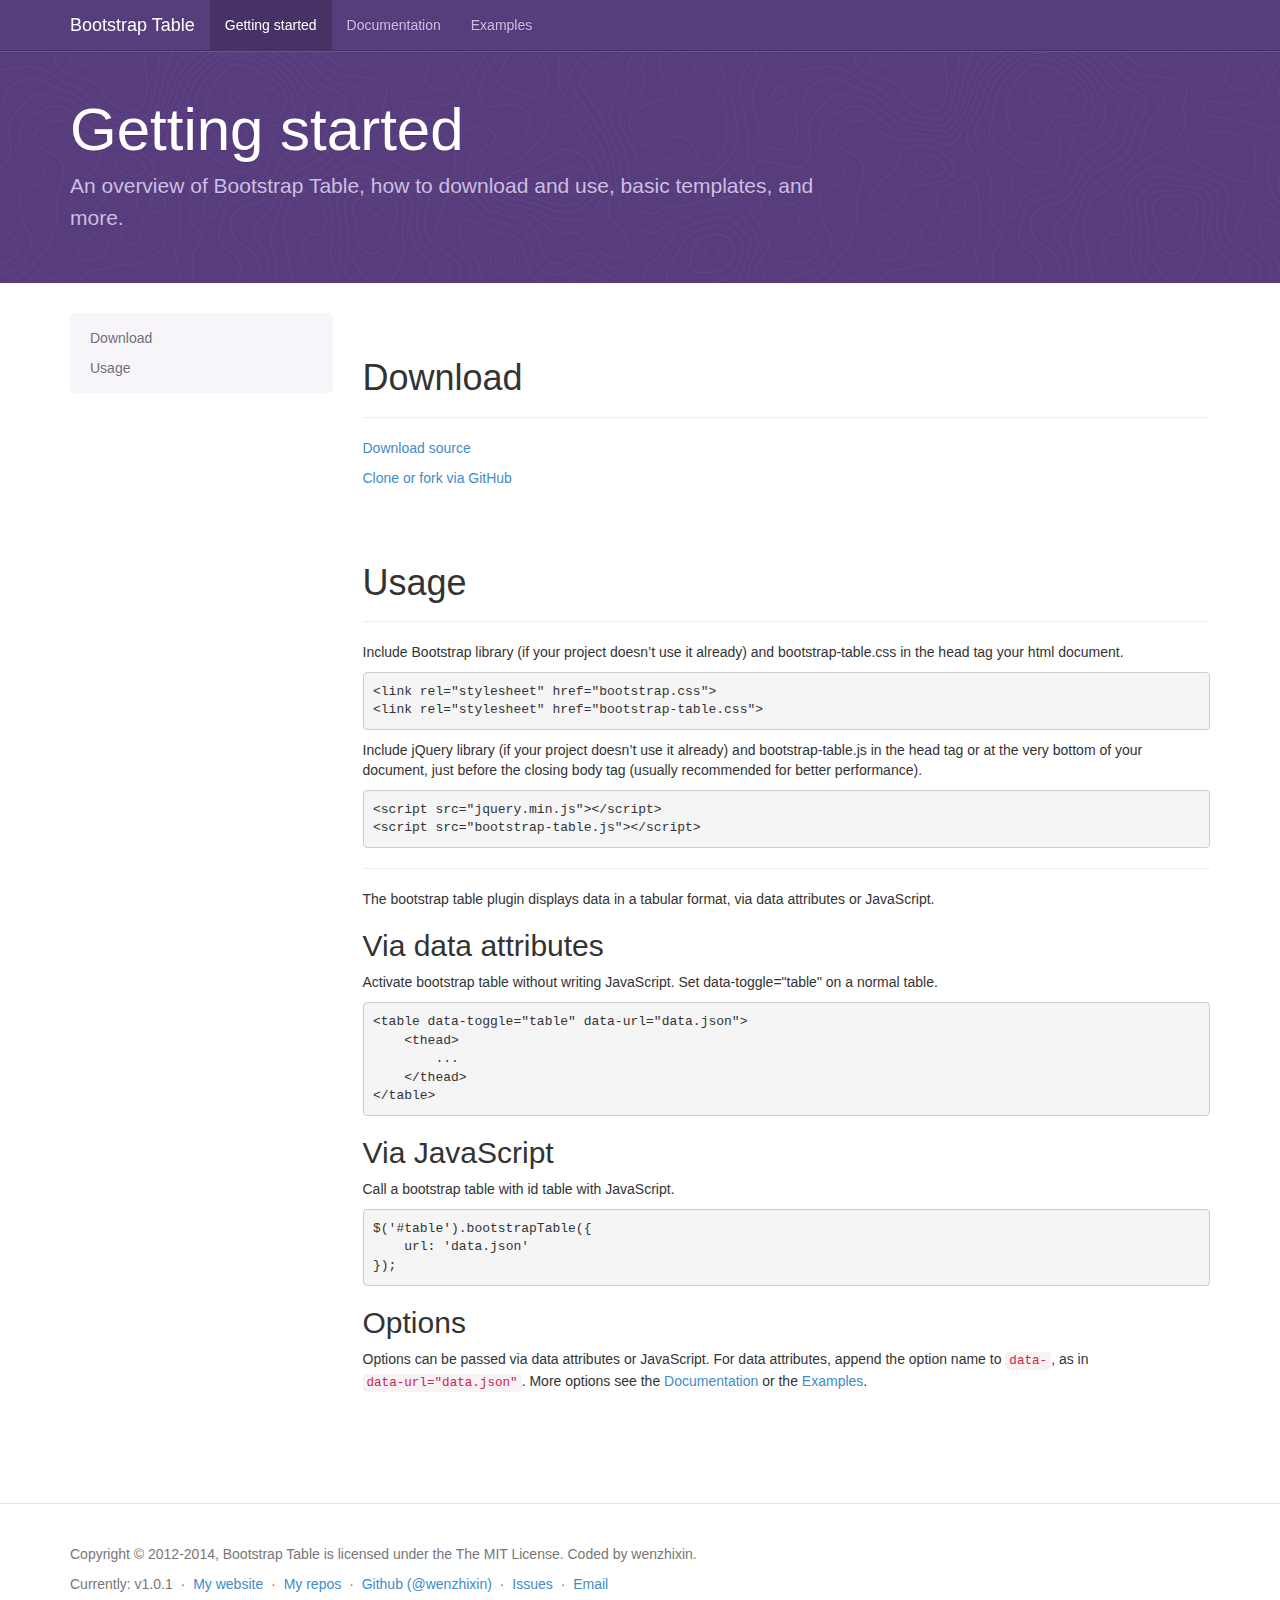
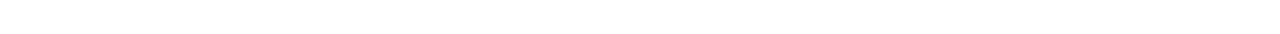
<file: src/main/webapp/resources/bootstrap-table-master/docs/getting-started.html>
<!DOCTYPE html>
<html lang="en">
<head>
    <meta charset="utf-8">
    <title>Getting started &middot; Bootstrap Table</title>
    <meta name="author" content="zhixin">
    <meta name="viewport" content="width=device-width, initial-scale=1.0">
    <link rel="stylesheet" href="../assets/bootstrap/css/bootstrap.min.css">
    <link rel="stylesheet" href="../src/bootstrap-table.css">
    <link rel="stylesheet" href="docs.css">
    <link rel="stylesheet" href="//wenzhixin.net.cn/css/fork.css">
    <!--[if lt IE 9]>
    <script src="//wenzhixin.net.cn/js/html5shiv.js"></script>
    <script src="//wenzhixin.net.cn/js/respond.min.js"></script>
    <![endif]-->
</head>
<body>
<a class="sr-only" href="#content">Skip to main content</a>

<header class="navbar navbar-inverse navbar-fixed-top bs-docs-nav">
    <div class="container">
        <div class="navbar-header">
            <a class="navbar-brand" href="index.html">
                Bootstrap Table
            </a>
        </div>
        <nav class="collapse navbar-collapse bs-navbar-collapse" role="navigation">
            <ul class="nav navbar-nav">
                <li class="active">
                    <a href="getting-started.html">Getting started</a>
                </li>
                <li>
                    <a href="documentation.html">Documentation</a>
                </li>
                <li>
                    <a href="examples.html">Examples</a>
                </li>
            </ul>
        </nav>
    </div>
</header>

<div class="bs-header" id="content">
    <div class="container">
        <h1>Getting started</h1>
        <p>An overview of Bootstrap Table, how to download and use, basic templates, and more.</p>
    </div>
</div>
<div class="container">
    <div class="row">
        <div class="col-md-3">
            <div class="bs-sidebar" role="complementary">
                <ul class="nav bs-sidenav">
                    <li><a href="#download">Download</a></li>
                    <li>
                        <a href="#usage">Usage</a>
                        <ul class="nav">
                            <li><a href="#via-data">Via data attributes</a></li>
                            <li><a href="#via-javascript">Via JavaScript</a></li>
                            <li><a href="#options">Options</a></li>
                        </ul>
                    </li>
                </ul>
            </div>
        </div>
        <div class="col-md-9" role="main">
            <div>
                <div class="page-header">
                    <h1 id="download">Download</h1>
                </div>
                <p>
                    <a href="https://github.com/wenzhixin/bootstrap-table/archive/master.zip">Download source</a>
                </p>
                <p>
                    <a href="https://github.com/wenzhixin/bootstrap-table">Clone or fork via GitHub</a>
                </p>
            </div>
            <div>
                <div class="page-header">
                    <h1 id="usage">Usage</h1>
                </div>
                <p>Include Bootstrap library (if your project doesn’t use it already) and bootstrap-table.css in the head tag your html document.</p>
<pre><code>&lt;link rel="stylesheet" href="bootstrap.css"&gt;
&lt;link rel="stylesheet" href="bootstrap-table.css"&gt;</code></pre>
                <p>Include jQuery library (if your project doesn’t use it already) and bootstrap-table.js in the head tag or at the very bottom of your document, just before the closing body tag (usually recommended for better performance).</p>
<pre><code>&lt;script src="jquery.min.js"&gt;&lt;/script&gt;
&lt;script src="bootstrap-table.js"&gt;&lt;/script&gt;</code></pre>

                <hr>
                <p>The bootstrap table plugin displays data in a tabular format, via data attributes or JavaScript.</p>

                <h2 id="via-data">Via data attributes</h2>
                <p>Activate bootstrap table without writing JavaScript. Set data-toggle="table" on a normal table.</p>
<pre><code>&lt;table data-toggle="table" data-url="data.json"&gt;
    &lt;thead&gt;
        ...
    &lt;/thead&gt;
&lt;/table&gt;</code></pre>

                <h2 id="via-javascript">Via JavaScript</h2>
                <p>Call a bootstrap table with id table with JavaScript.</p>
<pre><code>$('#table').bootstrapTable({
    url: 'data.json'
});</code></pre>

                <h2 id="options">Options</h2>
                <p>Options can be passed via data attributes or JavaScript. For data attributes, append the option name to <code>data-</code>, as in <code>data-url="data.json"</code>. More options see the <a href="documentation.html">Documentation</a> or the <a href="examples.html">Examples</a>.</p>
            </div>
        </div>
    </div>
</div>

<a href="https://github.com/wenzhixin/bootstrap-table" class="fork_me"></a>

<footer class="bs-footer" role="contentinfo">
    <div class="container">
        <p>Copyright © 2012-2014, Bootstrap Table is licensed under the The MIT License. Coded by wenzhixin. </p>
        <ul class="footer-links">
            <li>Currently: v1.0.1</li>
            <li class="muted">·</li>
            <li><a href="http://wenzhixin.net.cn">My website</a></li>
            <li class="muted">·</li>
            <li><a href="http://repos.wenzhixin.net.cn">My repos</a></li>
            <li class="muted">·</li>
            <li><a href="https://github.com/wenzhixin">Github (@wenzhixin)</a></li>
            <li class="muted">·</li>
            <li><a href="https://github.com/wenzhixin/bootstrap-table/issues?state=open">Issues</a></li>
            <li class="muted">·</li>
            <li><a href="mailto:wenzhixin2010@gmail.com">Email</a></li>
        </ul>
    </div>
</footer>

<script src="../assets/jquery.min.js"></script>
<script src="../assets/bootstrap/js/bootstrap.min.js"></script>
<script src="../src/bootstrap-table.js"></script>
<script src="docs.js"></script>
<script src="//wenzhixin.net.cn/js/analytics.js"></script>
</body>
</html>
</file>
<file: src/main/webapp/resources/dialog/css/example.css>
body {
  background-color: #f2f4f6;
  font-family: 'Open Sans', sans-serif;
  text-align: center; }

h1 {
  background-image: url("images/logo_big.png");
  background-image: -webkit-image-set(url("../images/logo_big.png") 1x, url("../images/logo_big@2x.png") 2x);
  width: 385px;
  height: 81px;
  text-indent: -9999px;
  white-space: nowrap;
  margin: 50px auto; }
  @media all and (max-width: 420px) {
    h1 {
      width: 300px;
      background-size: contain;
      background-repeat: no-repeat;
      background-position: center; } }
  @media all and (max-width: 330px) {
    h1 {
      width: 250px; } }

h2 {
  font-size: 20px;
  color: #A9B2BC;
  line-height: 25px;
  text-transform: uppercase;
  font-weight: 300;
  text-align: center;
  display: block; }

h3 {
  font-size: 28px;
  color: #C7CCD1;
  text-transform: uppercase;
  font-family: 'Open Sans Condensed', sans-serif;
  margin-top: 100px;
  text-align: center;
  position: relative; }
  h3#download-section {
    margin-top: 50px;
    padding-top: 40px; }
  h3::after {
    content: "";
    background-color: #e2e5e8;
    height: 4px;
    width: 700px;
    left: 50%;
    margin-left: -350px;
    position: absolute;
    margin-top: -50px;
    border-radius: 2px; }
    @media all and (max-width: 740px) {
      h3::after {
        width: auto;
        left: 20px;
        right: 20px;
        margin-left: 0; } }

a {
  text-decoration: none; }

p {
  max-width: 826px;
  margin: 30px auto;
  font-size: 17px;
  font-weight: 300;
  color: #848D94;
  line-height: 25px;
  text-align: left; }
  p.center {
    text-align: center; }
  p strong {
    color: #8A8F94;
    font-weight: 600; }
  p a {
    color: #9ECADF;
    font-weight: 600; }
    p a:hover {
      text-decoration: underline; }
    p a.twitter {
      color: #5eaade; }
    p a.dribbble {
      color: #f26798; }
    p a.github {
      color: #323131; }

button, .button {
  background-color: #428BCA;
  color: white;
  border: none;
  box-shadow: none;
  font-size: 17px;
  font-weight: 500;
  font-weight: 600;
  border-radius: 3px;
  padding: 15px 35px;
  margin: 26px 5px 0 5px;
  cursor: pointer; }
  button:focus, .button:focus {
    outline: none; }
  button:hover, .button:hover {
    background-color: #6699cc; }
  button:active, .button:active {
    background-color: #81ccee; }
  button.cancel, .button.cancel {
    background-color: #D0D0D0; }
    button.cancel:hover, .button.cancel:hover {
      background-color: #c8c8c8; }
    button.cancel:active, .button.cancel:active {
      background-color: #b6b6b6; }
  button.download, .button.download {
    position: fixed;
    right: 30px;
    top: 0;
    background-color: rgba(255, 255, 255, 0.9);
    color: #ABCADA;
    font-weight: 500;
    text-transform: uppercase;
    z-index: 3; }
    @media all and (max-width: 1278px) {
      button.download, .button.download {
        display: none; } }

.center-container {
  max-width: 700px;
  margin: 70px auto; }

pre {
  background-color: #49483e;
  color: #f8f8f2;
  padding: 10px;
  border-radius: 5px;
  white-space: pre-line;
  text-align: left;
  font-size: 14px;
  max-width: 600px; }
  pre .str {
    color: #e6db74; }
  pre .func {
    color: #66d9ef; }
  pre .val {
    color: #a381ff; }
  pre .tag {
    color: #e92772; }
  pre .attr {
    color: #a6e22d; }

.showcase {
  background-color: #eceef0;
  padding: 20px;
  display: inline-block;
  width: 383px;
  vertical-align: top;
  position: relative; }
  @media all and (max-width: 865px) {
    .showcase {
      margin: 5px auto;
      padding: 46px 20px; } }
  @media all and (max-width: 440px) {
    .showcase {
      width: auto; } }
  .showcase h4 {
    font-size: 16px;
    color: #BCBCBC;
    line-height: 22px;
    margin: 0 auto;
    font-weight: 400; }
  .showcase.sweet h4 {
    width: 117px;
    height: 25px;
    margin-top: -3px;
    text-indent: -9999px;
    background-image: url("images/logo_small.png");
    background-image: -webkit-image-set(url("../images/logo_small.png") 1x, url("../images/logo_small@2x.png") 2x); }
  .showcase h5 {
    margin-bottom: -7px;
    text-align: left;
    font-weight: 500;
    text-transform: uppercase;
    color: #c2c2c2; }
  .showcase button {
    margin-bottom: 10px; }
  .showcase .vs-icon {
    background-image: url("images/vs_icon.png");
    background-image: -webkit-image-set(url("../images/vs_icon.png") 1x, url("../images/vs_icon@2x.png") 2x);
    width: 69px;
    height: 69px;
    position: absolute;
    right: -34px;
    top: 60px;
    z-index: 2; }
    @media all and (max-width: 865px) {
      .showcase .vs-icon {
        margin: 5px auto;
        right: auto;
        left: 50%;
        margin-left: -35px;
        top: auto;
        bottom: -35px; } }

ul.examples {
  list-style-type: none;
  width: 700px;
  margin: 0 auto;
  text-align: left;
  padding-left: 0; }
  @media all and (max-width: 758px) {
    ul.examples {
      width: auto; } }
  ul.examples li {
    padding-left: 0; }
  ul.examples .ui, ul.examples pre {
    display: inline-block;
    vertical-align: top; }
    @media all and (max-width: 758px) {
      ul.examples .ui, ul.examples pre {
        display: block;
        max-width: none;
        margin: 0 auto; } }
  ul.examples .ui {
    width: 300px;
    text-align: center; }
    ul.examples .ui button {
      margin-top: 12px; }
    ul.examples .ui p {
      text-align: center;
      margin-bottom: 0; }
  ul.examples pre {
    max-width: 370px;
    margin-top: 67px; }
    @media all and (max-width: 758px) {
      ul.examples pre {
        margin-top: 16px !important;
        margin-bottom: 60px; } }
  ul.examples .warning pre {
    margin-top: 93px; }

ol {
  max-width: 700px;
  margin: 70px auto;
  list-style-position: inside;
  padding-left: 0; }
  ol li {
    color: #A7ADB2; }
    ol li p {
      margin-bottom: 10px; }

table {
  width: 700px;
  font-size: 14px;
  color: #8a8f94;
  margin: 10px auto;
  text-align: left;
  border-collapse: collapse; }
  @media all and (max-width: 750px) {
    table {
      width: auto;
      margin: 10px 20px; } }
  table th {
    background-color: white;
    padding: 9px;
    color: #acb9be;
    font-weight: 400;
    text-align: center;
    position: relative; }
    table th .border-left, table th .border-right {
      position: absolute;
      background-color: white;
      border-radius: 50%;
      top: 0;
      left: -17px;
      width: 37px;
      height: 37px; }
    table th .border-right {
      left: auto;
      right: -17px; }
    @media all and (max-width: 750px) {
      table th:nth-child(2) {
        display: none; } }
  table td {
    padding: 10px 20px;
    vertical-align: top; }
    table td:first-child {
      padding-left: 0px; }
    table td:last-child {
      padding-right: 0px; }
    @media all and (max-width: 750px) {
      table td:nth-child(2) {
        display: none; } }
    @media all and (max-width: 360px) {
      table td {
        padding: 10px 4px; }
        table td b {
          font-size: 13px; } }

footer {
  margin-top: 100px;
  padding-bottom: 30px;
  color: #9A999F;
  display: inline-block;
  position: relative;
  color: gray;
  font-weight: 400;
  color: #93a1aa;
  font-weight: 300; }
  footer .te-logo {
    text-indent: -99999px;
    background-size: contain;
    background-repeat: no-repeat;
    background-position: center center;
    height: 16px;
    width: 16px;
    display: inline-block;
    margin-right: 5px;
    background-image: url("../images/te-logo-small.svg");
    position: absolute;
    left: -22px;
    top: 3px; }
</file>
<file: src/main/webapp/resources/dialog/css/sweet-alert.css>
.sweet-overlay {
  background-color: rgba(0, 0, 0, 0.4);
  position: fixed;
  left: 0;
  right: 0;
  top: 0;
  bottom: 0;
  display: none;
  z-index: 1000; }

.sweet-alert {
  height: auto;
  background-color: white;
  font-family: 'Open Sans', sans-serif;
  width: 475px;
  padding: 17px;
  border-radius: 5px;
  text-align: center;
  position: fixed;
  left: 50%;
  top: 48%;
  margin-left: -256px;
  margin-top: -200px;
  overflow: hidden;
  display: none;
  z-index: 2000; }
  @media all and (max-width: 540px) {
    .sweet-alert {
      width: auto;
      margin-left: 0;
      margin-right: 0;
      left: 15px;
      right: 15px; } }
  .sweet-alert h2 {
    color: #575757;
    font-size: 20px;
    text-align: left;
    text-transform: none;
    position: relative;
    margin: 25px 0;
    padding: 0;
    line-height: 25px;
    display: block; }
  .sweet-alert p {
    color: #797979;
    font-size: 14px;
    text-align: left;
    font-weight: 300;
    position: relative;
    margin: 0;
    padding: 0;
    line-height: normal; }
  .sweet-alert button {
    background-color: #AEDEF4;
    color: white;
    border: none;
    box-shadow: none;
    font-size: 18px;
    font-weight: 500;
    border-radius: 2px;
    padding: 2px;
    padding-left:7px;
    padding-right:7px;
    margin-left:8px;
    cursor: pointer; }
    .sweet-alert button:focus {
      outline: none;
      box-shadow: 0 0 2px rgba(128, 179, 235, 0.5), inset 0 0 0 1px rgba(0, 0, 0, 0.05); }
    .sweet-alert button:hover {
      background-color: #a1d9f2; }
    .sweet-alert button:active {
      background-color: #81ccee; }
    .sweet-alert button.cancel {
      background-color: #D0D0D0; }
      .sweet-alert button.cancel:hover {
        background-color: #c8c8c8; }
      .sweet-alert button.cancel:active {
        background-color: #b6b6b6; }
      .sweet-alert button.cancel:focus {
        box-shadow: rgba(197, 205, 211, 0.8) 0px 0px 2px, rgba(0, 0, 0, 0.0470588) 0px 0px 0px 1px inset !important; }
    .sweet-alert button::-moz-focus-inner {
      border: 0; }
  .sweet-alert[data-has-cancel-button=false] button {
    box-shadow: none !important; }
  .sweet-alert .icon {
    width: 72px;
    height: 72px;
    border: 4px solid gray;
    border-radius: 50%;
    margin: 20px auto;
    padding: 0;
    position: relative;
    box-sizing: content-box; }
    .sweet-alert .icon.error {
      border-color: #F27474; }
      .sweet-alert .icon.error .x-mark {
        position: relative;
        display: block; }
      .sweet-alert .icon.error .line {
        position: absolute;
        height: 5px;
        width: 47px;
        background-color: #F27474;
        display: block;
        top: 37px;
        border-radius: 2px; }
        .sweet-alert .icon.error .line.left {
          -webkit-transform: rotate(45deg);
          transform: rotate(45deg);
          left: 17px; }
        .sweet-alert .icon.error .line.right {
          -webkit-transform: rotate(-45deg);
          transform: rotate(-45deg);
          right: 16px; }
    .sweet-alert .icon.warning {
      border-color: #F8BB86; }
      .sweet-alert .icon.warning .body {
        position: absolute;
        width: 5px;
        height: 47px;
        left: 50%;
        top: 10px;
        border-radius: 2px;
        margin-left: -2px;
        background-color: #F8BB86; }
      .sweet-alert .icon.warning .dot {
        position: absolute;
        width: 7px;
        height: 7px;
        border-radius: 50%;
        margin-left: -3px;
        left: 50%;
        bottom: 10px;
        background-color: #F8BB86; }
    .sweet-alert .icon.info {
      border-color: #C9DAE1; }
      .sweet-alert .icon.info::before {
        content: "";
        position: absolute;
        width: 5px;
        height: 29px;
        left: 50%;
        bottom: 17px;
        border-radius: 2px;
        margin-left: -2px;
        background-color: #C9DAE1; }
      .sweet-alert .icon.info::after {
        content: "";
        position: absolute;
        width: 7px;
        height: 7px;
        border-radius: 50%;
        margin-left: -3px;
        top: 19px;
        background-color: #C9DAE1; }
    .sweet-alert .icon.success {
      border-color: #A5DC86; }
      .sweet-alert .icon.success::before, .sweet-alert .icon.success::after {
        content: '';
        border-radius: 50%;
        position: absolute;
        width: 60px;
        height: 120px;
        background: white;
        -webkit-transform: rotate(45deg);
        transform: rotate(45deg); }
      .sweet-alert .icon.success::before {
        border-radius: 120px 0 0 120px;
        top: -7px;
        left: -33px;
        -webkit-transform: rotate(-45deg);
        transform: rotate(-45deg);
        -webkit-transform-origin: 60px 60px;
        transform-origin: 60px 60px; }
      .sweet-alert .icon.success::after {
        border-radius: 0 120px 120px 0;
        top: -11px;
        left: 30px;
        -webkit-transform: rotate(-45deg);
        transform: rotate(-45deg);
        -webkit-transform-origin: 0px 60px;
        transform-origin: 0px 60px; }
      .sweet-alert .icon.success .placeholder {
        width: 80px;
        height: 80px;
        border: 4px solid rgba(165, 220, 134, 0.2);
        border-radius: 50%;
        box-sizing: content-box;
        position: absolute;
        left: -4px;
        top: -4px;
        z-index: 2; }
      .sweet-alert .icon.success .fix {
        width: 5px;
        height: 90px;
        background-color: white;
        position: absolute;
        left: 28px;
        top: 8px;
        z-index: 1;
        -webkit-transform: rotate(-45deg);
        transform: rotate(-45deg); }
      .sweet-alert .icon.success .line {
        height: 5px;
        background-color: #A5DC86;
        display: block;
        border-radius: 2px;
        position: absolute;
        z-index: 2; }
        .sweet-alert .icon.success .line.tip {
          width: 25px;
          left: 14px;
          top: 46px;
          -webkit-transform: rotate(45deg);
          transform: rotate(45deg); }
        .sweet-alert .icon.success .line.long {
          width: 47px;
          right: 8px;
          top: 38px;
          -webkit-transform: rotate(-45deg);
          transform: rotate(-45deg); }
    .sweet-alert .icon.custom {
      background-size: contain;
      border-radius: 0;
      border: none;
      background-position: center center;
      background-repeat: no-repeat; }

/*
 * Animations
 */
@-webkit-keyframes showSweetAlert {
  0% {
    transform: scale(0.7);
    -webkit-transform: scale(0.7); }
  45% {
    transform: scale(1.05);
    -webkit-transform: scale(1.05); }
  80% {
    transform: scale(0.95);
    -webkit-tranform: scale(0.95); }
  100% {
    transform: scale(1);
    -webkit-transform: scale(1); } }
@-moz-keyframes showSweetAlert {
  0% {
    transform: scale(0.7);
    -webkit-transform: scale(0.7); }
  45% {
    transform: scale(1.05);
    -webkit-transform: scale(1.05); }
  80% {
    transform: scale(0.95);
    -webkit-tranform: scale(0.95); }
  100% {
    transform: scale(1);
    -webkit-transform: scale(1); } }
@keyframes showSweetAlert {
  0% {
    transform: scale(0.7);
    -webkit-transform: scale(0.7); }
  45% {
    transform: scale(1.05);
    -webkit-transform: scale(1.05); }
  80% {
    transform: scale(0.95);
    -webkit-tranform: scale(0.95); }
  100% {
    transform: scale(1);
    -webkit-transform: scale(1); } }
@-webkit-keyframes hideSweetAlert {
  0% {
    transform: scale(1);
    -webkit-transform: scale(1); }
  100% {
    transform: scale(0.5);
    -webkit-transform: scale(0.5); } }
@-moz-keyframes hideSweetAlert {
  0% {
    transform: scale(1);
    -webkit-transform: scale(1); }
  100% {
    transform: scale(0.5);
    -webkit-transform: scale(0.5); } }
@keyframes hideSweetAlert {
  0% {
    transform: scale(1);
    -webkit-transform: scale(1); }
  100% {
    transform: scale(0.5);
    -webkit-transform: scale(0.5); } }
.showSweetAlert {
  -webkit-animation: showSweetAlert 0.3s;
  -moz-animation: showSweetAlert 0.3s;
  animation: showSweetAlert 0.3s; }

.hideSweetAlert {
  -webkit-animation: hideSweetAlert 0.2s;
  -moz-animation: hideSweetAlert 0.2s;
  animation: hideSweetAlert 0.2s; }

@-webkit-keyframes animateSuccessTip {
  0% {
    width: 0;
    left: 1px;
    top: 19px; }
  54% {
    width: 0;
    left: 1px;
    top: 19px; }
  70% {
    width: 50px;
    left: -8px;
    top: 37px; }
  84% {
    width: 17px;
    left: 21px;
    top: 48px; }
  100% {
    width: 25px;
    left: 14px;
    top: 45px; } }
@-moz-keyframes animateSuccessTip {
  0% {
    width: 0;
    left: 1px;
    top: 19px; }
  54% {
    width: 0;
    left: 1px;
    top: 19px; }
  70% {
    width: 50px;
    left: -8px;
    top: 37px; }
  84% {
    width: 17px;
    left: 21px;
    top: 48px; }
  100% {
    width: 25px;
    left: 14px;
    top: 45px; } }
@keyframes animateSuccessTip {
  0% {
    width: 0;
    left: 1px;
    top: 19px; }
  54% {
    width: 0;
    left: 1px;
    top: 19px; }
  70% {
    width: 50px;
    left: -8px;
    top: 37px; }
  84% {
    width: 17px;
    left: 21px;
    top: 48px; }
  100% {
    width: 25px;
    left: 14px;
    top: 45px; } }
@-webkit-keyframes animateSuccessLong {
  0% {
    width: 0;
    right: 46px;
    top: 54px; }
  65% {
    width: 0;
    right: 46px;
    top: 54px; }
  84% {
    width: 55px;
    right: 0px;
    top: 35px; }
  100% {
    width: 47px;
    right: 8px;
    top: 38px; } }
@-moz-keyframes animateSuccessLong {
  0% {
    width: 0;
    right: 46px;
    top: 54px; }
  65% {
    width: 0;
    right: 46px;
    top: 54px; }
  84% {
    width: 55px;
    right: 0px;
    top: 35px; }
  100% {
    width: 47px;
    right: 8px;
    top: 38px; } }
@keyframes animateSuccessLong {
  0% {
    width: 0;
    right: 46px;
    top: 54px; }
  65% {
    width: 0;
    right: 46px;
    top: 54px; }
  84% {
    width: 55px;
    right: 0px;
    top: 35px; }
  100% {
    width: 47px;
    right: 8px;
    top: 38px; } }
@-webkit-keyframes rotatePlaceholder {
  0% {
    transform: rotate(-45deg);
    -webkit-transform: rotate(-45deg); }
  5% {
    transform: rotate(-45deg);
    -webkit-transform: rotate(-45deg); }
  12% {
    transform: rotate(-405deg);
    -webkit-transform: rotate(-405deg); }
  100% {
    transform: rotate(-405deg);
    -webkit-transform: rotate(-405deg); } }
@-moz-keyframes rotatePlaceholder {
  0% {
    transform: rotate(-45deg);
    -webkit-transform: rotate(-45deg); }
  5% {
    transform: rotate(-45deg);
    -webkit-transform: rotate(-45deg); }
  12% {
    transform: rotate(-405deg);
    -webkit-transform: rotate(-405deg); }
  100% {
    transform: rotate(-405deg);
    -webkit-transform: rotate(-405deg); } }
@keyframes rotatePlaceholder {
  0% {
    transform: rotate(-45deg);
    -webkit-transform: rotate(-45deg); }
  5% {
    transform: rotate(-45deg);
    -webkit-transform: rotate(-45deg); }
  12% {
    transform: rotate(-405deg);
    -webkit-transform: rotate(-405deg); }
  100% {
    transform: rotate(-405deg);
    -webkit-transform: rotate(-405deg); } }
.animateSuccessTip {
  -webkit-animation: animateSuccessTip 0.75s;
  -moz-animation: animateSuccessTip 0.75s;
  animation: animateSuccessTip 0.75s; }

.animateSuccessLong {
  -webkit-animation: animateSuccessLong 0.75s;
  -moz-animation: animateSuccessLong 0.75s;
  animation: animateSuccessLong 0.75s; }

.icon.success.animate::after {
  -webkit-animation: rotatePlaceholder 4.25s ease-in;
  -moz-animation: rotatePlaceholder 4.25s ease-in;
  animation: rotatePlaceholder 4.25s ease-in; }

@-webkit-keyframes animateErrorIcon {
  0% {
    transform: rotateX(100deg);
    -webkit-transform: rotateX(100deg);
    opacity: 0; }
  100% {
    transform: rotateX(0deg);
    -webkit-transform: rotateX(0deg);
    opacity: 1; } }
@-moz-keyframes animateErrorIcon {
  0% {
    transform: rotateX(100deg);
    -webkit-transform: rotateX(100deg);
    opacity: 0; }
  100% {
    transform: rotateX(0deg);
    -webkit-transform: rotateX(0deg);
    opacity: 1; } }
@keyframes animateErrorIcon {
  0% {
    transform: rotateX(100deg);
    -webkit-transform: rotateX(100deg);
    opacity: 0; }
  100% {
    transform: rotateX(0deg);
    -webkit-transform: rotateX(0deg);
    opacity: 1; } }
.animateErrorIcon {
  -webkit-animation: animateErrorIcon 0.5s;
  -moz-animation: animateErrorIcon 0.5s;
  animation: animateErrorIcon 0.5s; }

@-webkit-keyframes animateXMark {
  0% {
    transform: scale(0.4);
    -webkit-transform: scale(0.4);
    margin-top: 26px;
    opacity: 0; }
  50% {
    transform: scale(0.4);
    -webkit-transform: scale(0.4);
    margin-top: 26px;
    opacity: 0; }
  80% {
    transform: scale(1.15);
    -webkit-transform: scale(1.15);
    margin-top: -6px; }
  100% {
    transform: scale(1);
    -webkit-transform: scale(1);
    margin-top: 0;
    opacity: 1; } }
@-moz-keyframes animateXMark {
  0% {
    transform: scale(0.4);
    -webkit-transform: scale(0.4);
    margin-top: 26px;
    opacity: 0; }
  50% {
    transform: scale(0.4);
    -webkit-transform: scale(0.4);
    margin-top: 26px;
    opacity: 0; }
  80% {
    transform: scale(1.15);
    -webkit-transform: scale(1.15);
    margin-top: -6px; }
  100% {
    transform: scale(1);
    -webkit-transform: scale(1);
    margin-top: 0;
    opacity: 1; } }
@keyframes animateXMark {
  0% {
    transform: scale(0.4);
    -webkit-transform: scale(0.4);
    margin-top: 26px;
    opacity: 0; }
  50% {
    transform: scale(0.4);
    -webkit-transform: scale(0.4);
    margin-top: 26px;
    opacity: 0; }
  80% {
    transform: scale(1.15);
    -webkit-transform: scale(1.15);
    margin-top: -6px; }
  100% {
    transform: scale(1);
    -webkit-transform: scale(1);
    margin-top: 0;
    opacity: 1; } }
.animateXMark {
  -webkit-animation: animateXMark 0.5s;
  -moz-animation: animateXMark 0.5s;
  animation: animateXMark 0.5s; }

@-webkit-keyframes pulseWarning {
  0% {
    border-color: #F8D486; }
  100% {
    border-color: #F8BB86; } }
@-moz-keyframes pulseWarning {
  0% {
    border-color: #F8D486; }
  100% {
    border-color: #F8BB86; } }
@keyframes pulseWarning {
  0% {
    border-color: #F8D486; }
  100% {
    border-color: #F8BB86; } }
.pulseWarning {
  -webkit-animation: pulseWarning 0.75s infinite alternate;
  -moz-animation: pulseWarning 0.75s infinite alternate;
  animation: pulseWarning 0.75s infinite alternate; }

@-webkit-keyframes pulseWarningIns {
  0% {
    background-color: #F8D486; }
  100% {
    background-color: #F8BB86; } }
@-moz-keyframes pulseWarningIns {
  0% {
    background-color: #F8D486; }
  100% {
    background-color: #F8BB86; } }
@keyframes pulseWarningIns {
  0% {
    background-color: #F8D486; }
  100% {
    background-color: #F8BB86; } }
.pulseWarningIns {
  -webkit-animation: pulseWarningIns 0.75s infinite alternate;
  -moz-animation: pulseWarningIns 0.75s infinite alternate;
  animation: pulseWarningIns 0.75s infinite alternate; }
</file>
